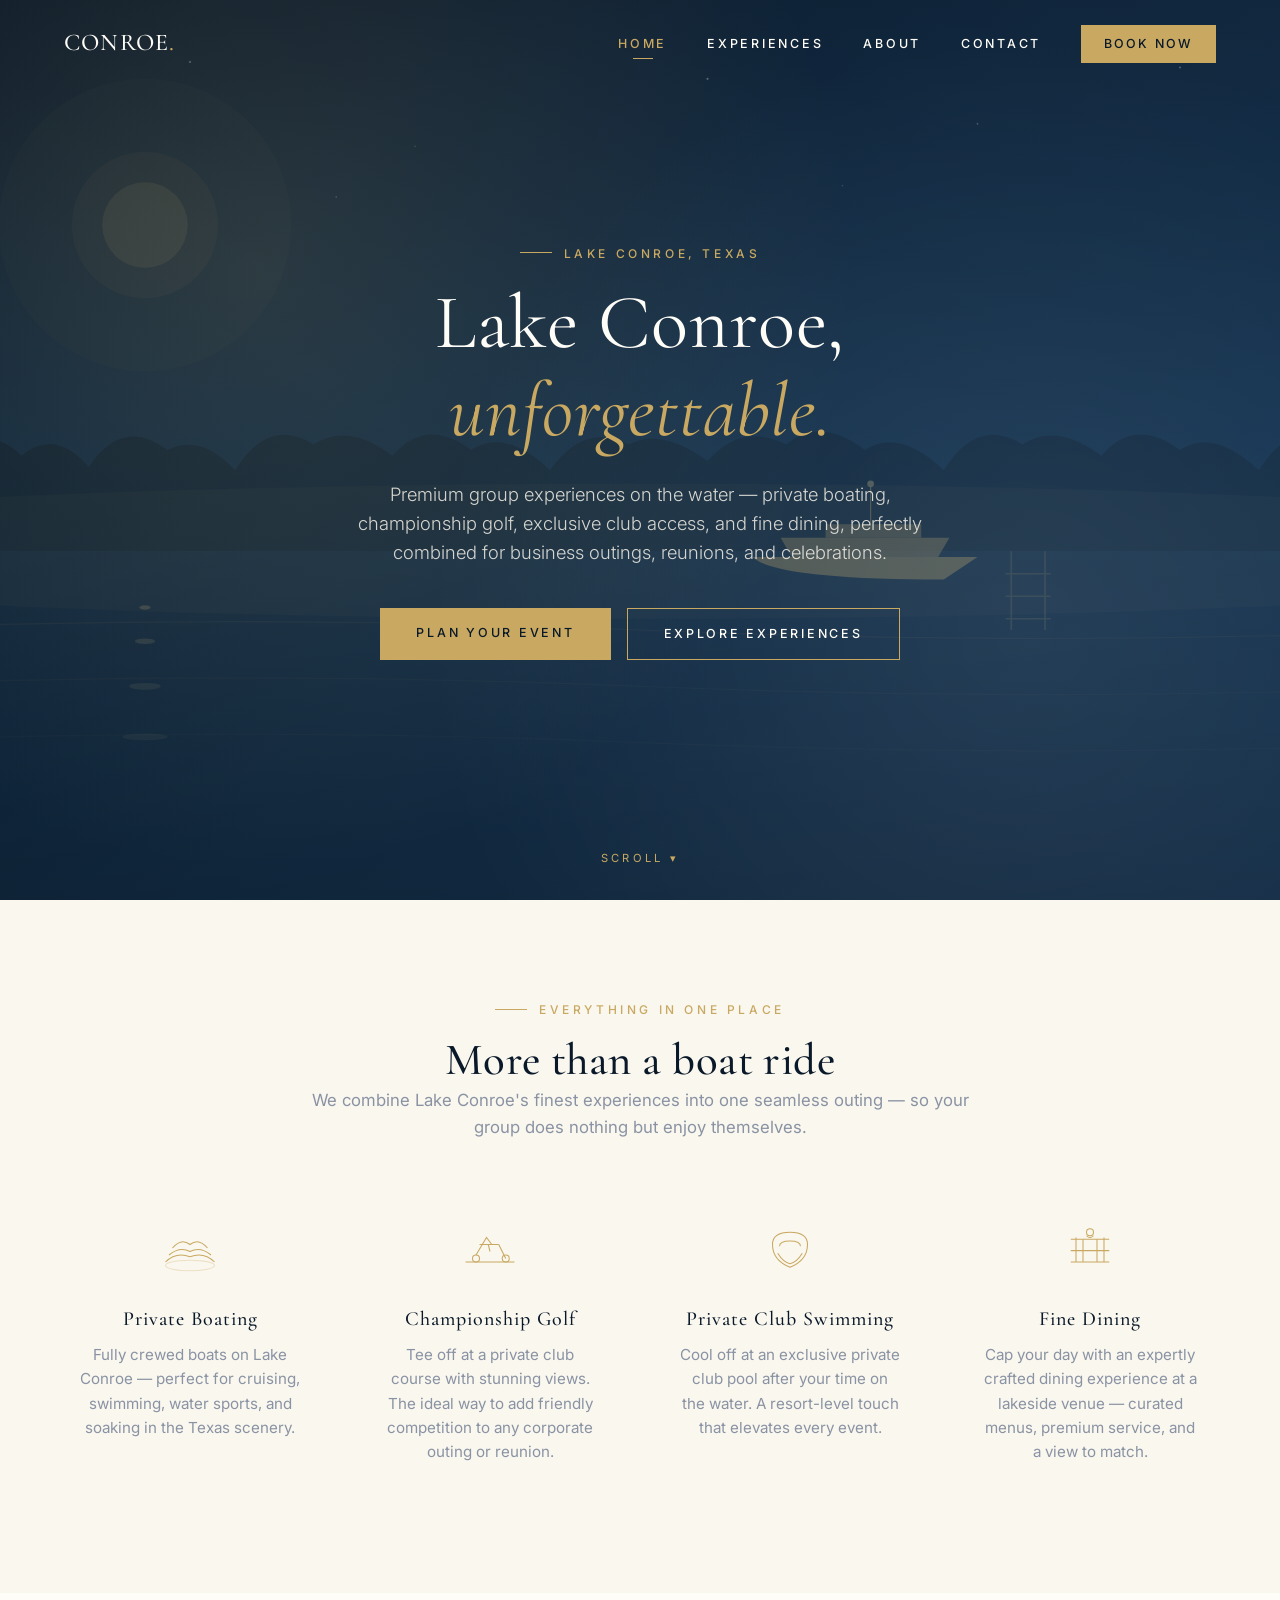
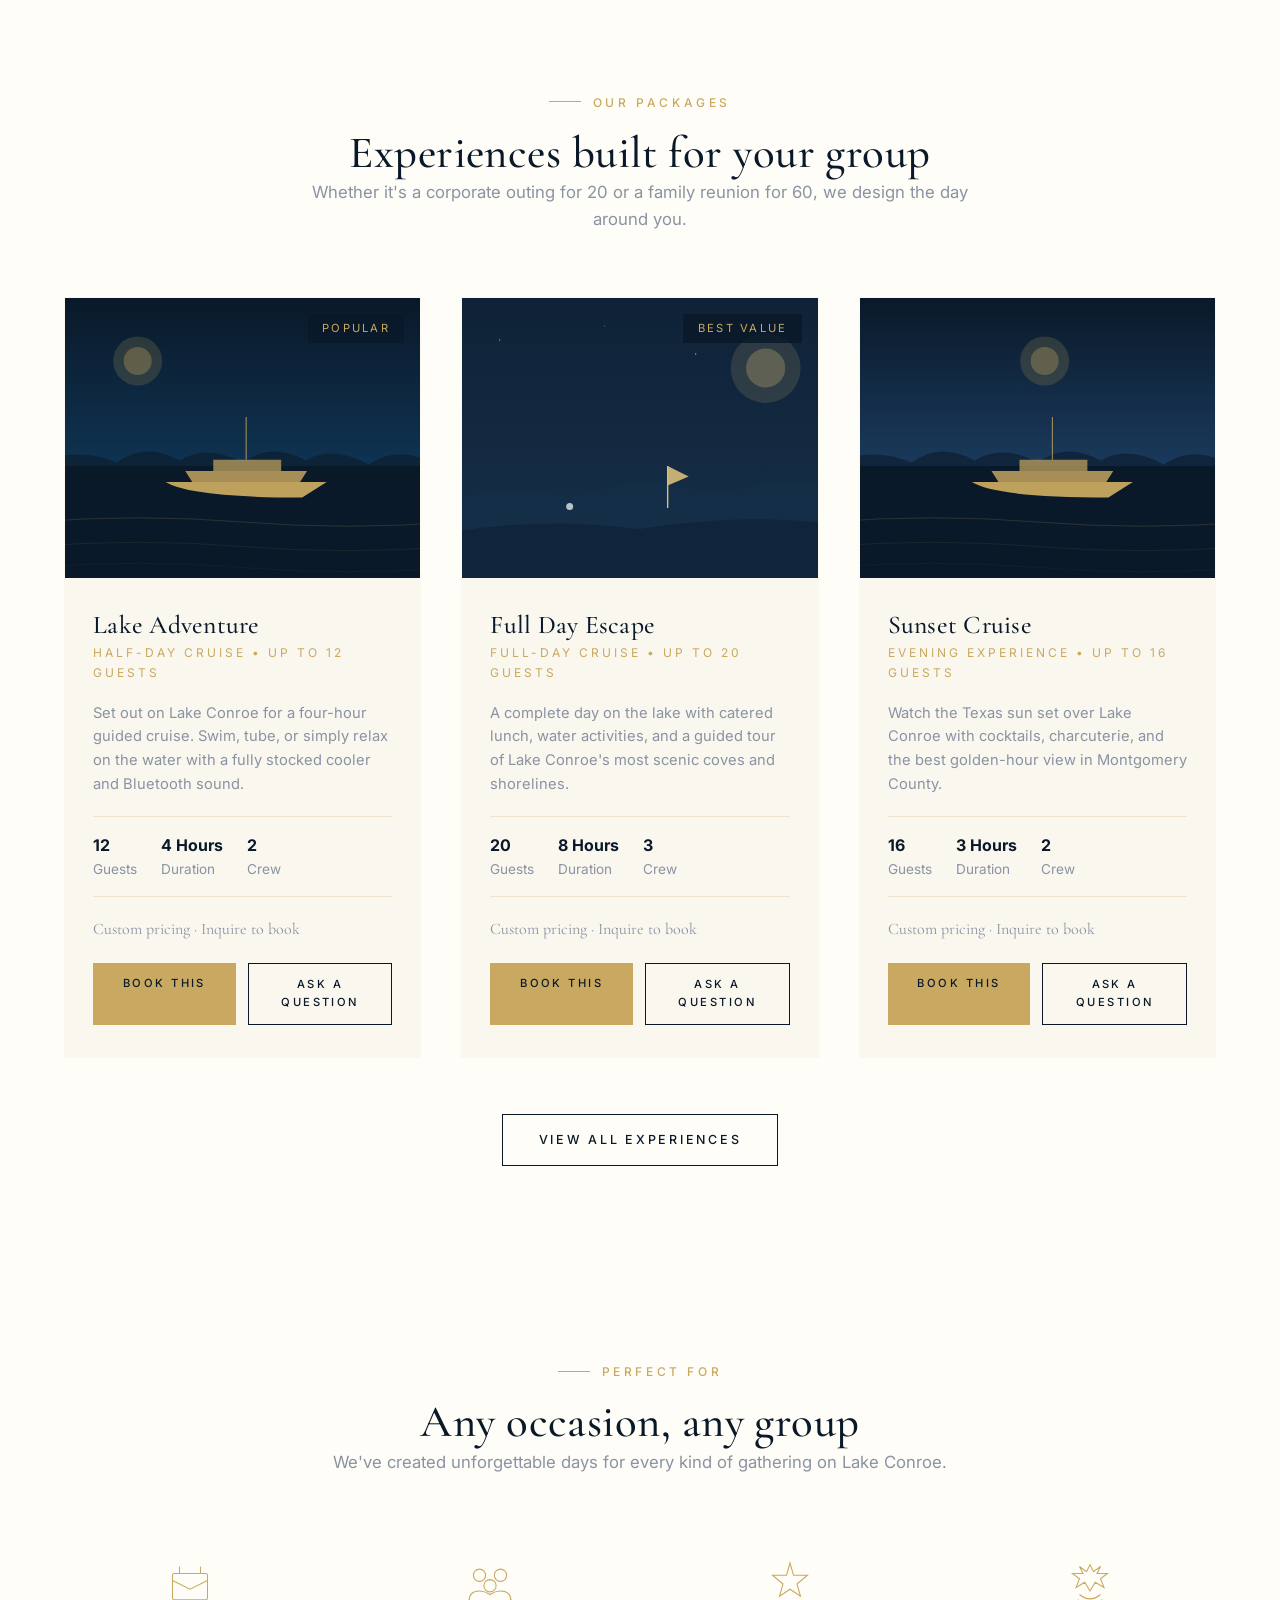
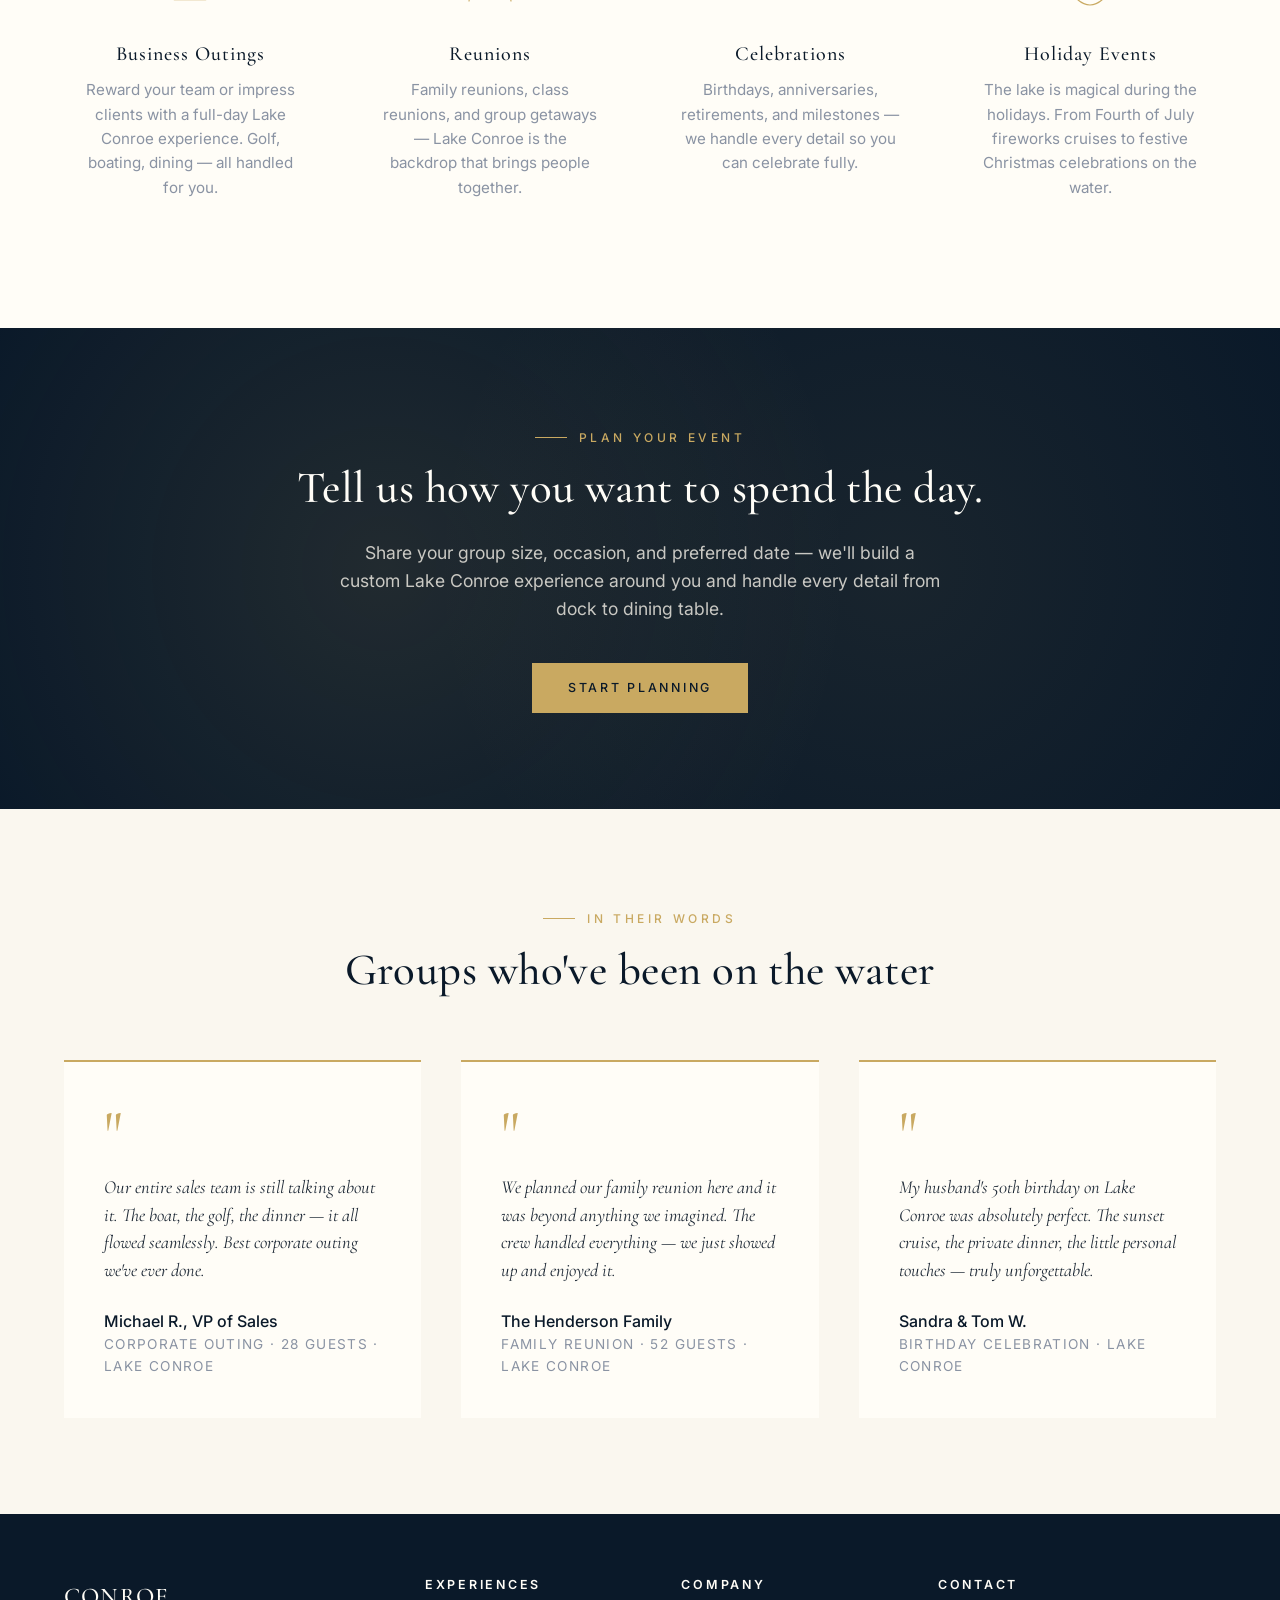
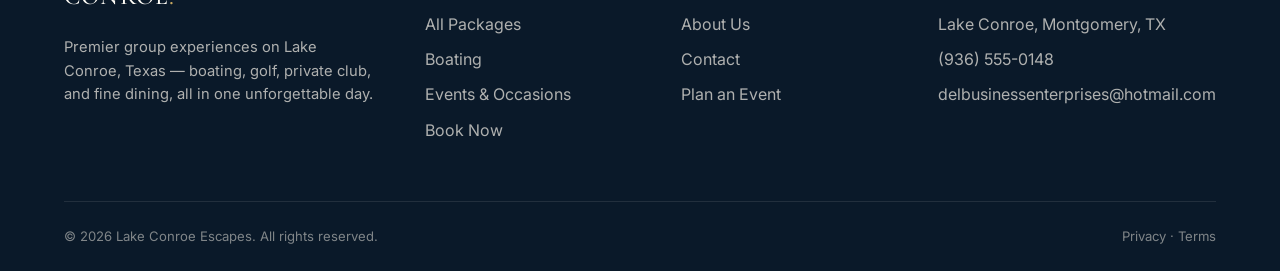
<file: index.html>
<!DOCTYPE html>
<html lang="en">
<head>
  <meta charset="UTF-8">
  <meta name="viewport" content="width=device-width, initial-scale=1.0">
  <title>Lake Conroe Escapes — Premier Lake Experiences in Texas</title>
  <meta name="description" content="Business outings, reunions, celebrations, and holiday events on Lake Conroe. Private boating, championship golf, private club swimming, and fine dining — all in one unforgettable experience.">
  <link rel="preconnect" href="https://fonts.googleapis.com">
  <link rel="preconnect" href="https://fonts.gstatic.com" crossorigin>
  <link href="https://fonts.googleapis.com/css2?family=Cormorant+Garamond:ital,wght@0,400;0,500;0,600;1,400&family=Inter:wght@300;400;500;600&display=swap" rel="stylesheet">
  <link rel="stylesheet" href="styles.css">
</head>
<body>

  <!-- Navigation -->
  <nav class="nav">
    <div class="nav-inner">
      <a href="index.html" class="logo">CONROE<span class="gold">.</span></a>
      <button class="nav-toggle" aria-label="Menu">☰</button>
      <ul class="nav-links">
        <li><a href="index.html" class="active">Home</a></li>
        <li><a href="fleet.html">Experiences</a></li>
        <li><a href="about.html">About</a></li>
        <li><a href="contact.html">Contact</a></li>
        <li><a href="booking.html" class="nav-cta">Book Now</a></li>
      </ul>
    </div>
  </nav>

  <!-- Hero -->
  <header class="hero">
    <div class="hero-bg">
      <svg viewBox="0 0 1440 800" xmlns="http://www.w3.org/2000/svg" preserveAspectRatio="xMidYMid slice">
        <defs>
          <linearGradient id="hero-sky" x1="0" y1="0" x2="0" y2="1">
            <stop offset="0" stop-color="#0a1929"/>
            <stop offset="0.55" stop-color="#0f3352"/>
            <stop offset="1" stop-color="#0d2a44"/>
          </linearGradient>
          <linearGradient id="hero-water" x1="0" y1="0" x2="0" y2="1">
            <stop offset="0" stop-color="#0d2a44"/>
            <stop offset="1" stop-color="#071622"/>
          </linearGradient>
        </defs>
        <rect width="1440" height="800" fill="url(#hero-sky)"/>
        <!-- Stars -->
        <circle cx="150" cy="80" r="0.9" fill="#fff" opacity="0.6"/>
        <circle cx="320" cy="55" r="1.1" fill="#fff" opacity="0.5"/>
        <circle cx="520" cy="130" r="0.7" fill="#fff" opacity="0.4"/>
        <circle cx="780" cy="70" r="1" fill="#fff" opacity="0.7"/>
        <circle cx="1020" cy="110" r="0.8" fill="#fff" opacity="0.5"/>
        <circle cx="1200" cy="60" r="0.9" fill="#fff" opacity="0.6"/>
        <circle cx="1380" cy="140" r="0.7" fill="#fff" opacity="0.4"/>
        <circle cx="90" cy="200" r="0.6" fill="#fff" opacity="0.3"/>
        <circle cx="450" cy="175" r="0.8" fill="#fff" opacity="0.4"/>
        <circle cx="900" cy="165" r="0.7" fill="#fff" opacity="0.35"/>
        <!-- Moon glow -->
        <circle cx="280" cy="200" r="130" fill="#c9a961" opacity="0.05"/>
        <circle cx="280" cy="200" r="65" fill="#c9a961" opacity="0.10"/>
        <circle cx="280" cy="200" r="38" fill="#d9bd7a" opacity="0.22"/>
        <!-- Texas treeline silhouette -->
        <path d="M0 430 Q30 400 60 420 Q80 390 110 410 Q140 375 170 405 Q200 380 230 415 Q260 370 300 400 Q330 385 360 418 Q390 370 430 395 Q460 375 500 405 Q530 370 570 400 Q600 380 640 418 Q670 375 710 395 Q740 380 780 410 Q810 375 850 395 Q880 370 920 400 Q950 380 990 418 Q1020 370 1060 395 Q1090 375 1130 405 Q1160 370 1200 400 Q1230 380 1270 418 Q1300 370 1340 395 Q1380 380 1440 410 L1440 490 L0 490 Z" fill="#071622" opacity="0.7"/>
        <!-- Water surface -->
        <rect y="490" width="1440" height="310" fill="url(#hero-water)"/>
        <!-- Horizon glow -->
        <ellipse cx="720" cy="490" rx="960" ry="60" fill="#c9a961" opacity="0.07"/>
        <!-- Moon reflection on water -->
        <ellipse cx="280" cy="540" rx="5" ry="2" fill="#d9bd7a" opacity="0.45"/>
        <ellipse cx="280" cy="570" rx="9" ry="2.5" fill="#d9bd7a" opacity="0.3"/>
        <ellipse cx="280" cy="610" rx="14" ry="3" fill="#d9bd7a" opacity="0.2"/>
        <ellipse cx="280" cy="655" rx="20" ry="3" fill="#d9bd7a" opacity="0.13"/>
        <!-- Boat on water -->
        <g transform="translate(820, 460)" opacity="0.75">
          <!-- hull -->
          <path d="M0 35 Q20 55 170 55 L200 35 Z" fill="#c9a961"/>
          <!-- cabin -->
          <path d="M25 18 L175 18 L165 35 L35 35 Z" fill="#c9a961" opacity="0.82"/>
          <path d="M65 6 L150 6 L150 18 L65 18 Z" fill="#c9a961" opacity="0.7"/>
          <!-- mast light -->
          <line x1="105" y1="6" x2="105" y2="-28" stroke="#c9a961" stroke-width="1"/>
          <circle cx="105" cy="-30" r="3" fill="#d9bd7a" opacity="0.9"/>
        </g>
        <!-- Dock -->
        <path d="M1050 490 L1050 560 M1080 490 L1080 560 M1045 510 L1085 510 M1045 530 L1085 530 M1045 550 L1085 550" stroke="#c9a961" stroke-width="1.5" opacity="0.3"/>
        <!-- Gentle wave lines -->
        <path d="M0 560 Q360 545 720 560 T1440 560" stroke="rgba(201,169,97,0.12)" stroke-width="1" fill="none"/>
        <path d="M0 610 Q360 595 720 610 T1440 610" stroke="rgba(201,169,97,0.08)" stroke-width="1" fill="none"/>
        <path d="M0 660 Q360 645 720 660 T1440 660" stroke="rgba(201,169,97,0.06)" stroke-width="1" fill="none"/>
      </svg>
    </div>
    <div class="hero-content">
      <span class="eyebrow">Lake Conroe, Texas</span>
      <h1>Lake Conroe, <span class="italic">unforgettable.</span></h1>
      <p class="subtitle">Premium group experiences on the water — private boating, championship golf, exclusive club access, and fine dining, perfectly combined for business outings, reunions, and celebrations.</p>
      <div class="hero-cta">
        <a href="booking.html" class="btn btn-primary">Plan Your Event</a>
        <a href="fleet.html" class="btn btn-outline">Explore Experiences</a>
      </div>
    </div>
    <div class="hero-scroll">Scroll ▾</div>
  </header>

  <!-- Value props -->
  <section class="values">
    <div class="container">
      <div class="section-head reveal">
        <span class="eyebrow">Everything in One Place</span>
        <h2>More than a boat ride</h2>
        <p>We combine Lake Conroe's finest experiences into one seamless outing — so your group does nothing but enjoy themselves.</p>
      </div>
      <div class="values-grid">
        <div class="value reveal">
          <svg class="value-icon" viewBox="0 0 64 64" fill="none" stroke="currentColor" stroke-width="1.2">
            <path d="M8 40 Q20 30 32 36 Q44 30 56 40"/>
            <path d="M4 48 Q16 36 32 42 Q48 36 60 48"/>
            <path d="M12 32 Q22 20 32 28 Q42 20 52 32"/>
            <ellipse cx="32" cy="52" rx="28" ry="6" opacity="0.3"/>
          </svg>
          <h3>Private Boating</h3>
          <p>Fully crewed boats on Lake Conroe — perfect for cruising, swimming, water sports, and soaking in the Texas scenery.</p>
        </div>
        <div class="value reveal">
          <svg class="value-icon" viewBox="0 0 64 64" fill="none" stroke="currentColor" stroke-width="1.2">
            <circle cx="16" cy="44" r="4"/>
            <path d="M16 40 L28 20 L34 28"/>
            <path d="M20 28 L42 28 M42 28 L50 44"/>
            <circle cx="50" cy="44" r="4"/>
            <path d="M4 48 L60 48"/>
            <path d="M30 28 L32 36"/>
          </svg>
          <h3>Championship Golf</h3>
          <p>Tee off at a private club course with stunning views. The ideal way to add friendly competition to any corporate outing or reunion.</p>
        </div>
        <div class="value reveal">
          <svg class="value-icon" viewBox="0 0 64 64" fill="none" stroke="currentColor" stroke-width="1.2">
            <path d="M12 28 Q12 14 32 14 Q52 14 52 28 Q52 46 32 54 Q12 46 12 28 Z"/>
            <path d="M20 30 Q20 24 32 24 Q44 24 44 30"/>
            <path d="M18 38 Q24 48 32 50 Q40 48 46 38"/>
          </svg>
          <h3>Private Club Swimming</h3>
          <p>Cool off at an exclusive private club pool after your time on the water. A resort-level touch that elevates every event.</p>
        </div>
        <div class="value reveal">
          <svg class="value-icon" viewBox="0 0 64 64" fill="none" stroke="currentColor" stroke-width="1.2">
            <path d="M16 20 L16 48 M48 20 L48 48"/>
            <path d="M10 48 L54 48"/>
            <path d="M10 22 L54 22"/>
            <path d="M24 22 L24 48 M40 22 L40 48"/>
            <path d="M10 35 L54 35"/>
            <circle cx="32" cy="14" r="4"/>
            <path d="M28 18 Q32 22 36 18"/>
          </svg>
          <h3>Fine Dining</h3>
          <p>Cap your day with an expertly crafted dining experience at a lakeside venue — curated menus, premium service, and a view to match.</p>
        </div>
      </div>
    </div>
  </section>

  <!-- Featured Experiences -->
  <section class="fleet-preview">
    <div class="container">
      <div class="section-head reveal">
        <span class="eyebrow">Our Packages</span>
        <h2>Experiences built for your group</h2>
        <p>Whether it's a corporate outing for 20 or a family reunion for 60, we design the day around you.</p>
      </div>
      <div class="yacht-grid" id="featured-fleet"></div>
      <div style="text-align: center; margin-top: 3.5rem;" class="reveal">
        <a href="fleet.html" class="btn btn-outline-dark">View all experiences</a>
      </div>
    </div>
  </section>

  <!-- Occasions -->
  <section class="values" style="background: var(--ivory);">
    <div class="container">
      <div class="section-head reveal">
        <span class="eyebrow">Perfect For</span>
        <h2>Any occasion, any group</h2>
        <p>We've created unforgettable days for every kind of gathering on Lake Conroe.</p>
      </div>
      <div class="values-grid">
        <div class="value reveal">
          <svg class="value-icon" viewBox="0 0 64 64" fill="none" stroke="currentColor" stroke-width="1.2">
            <rect x="12" y="20" width="40" height="30" rx="2"/>
            <path d="M12 28 L32 38 L52 28"/>
            <path d="M20 12 L20 20 M44 12 L44 20"/>
          </svg>
          <h3>Business Outings</h3>
          <p>Reward your team or impress clients with a full-day Lake Conroe experience. Golf, boating, dining — all handled for you.</p>
        </div>
        <div class="value reveal">
          <svg class="value-icon" viewBox="0 0 64 64" fill="none" stroke="currentColor" stroke-width="1.2">
            <circle cx="20" cy="22" r="7"/>
            <circle cx="44" cy="22" r="7"/>
            <circle cx="32" cy="34" r="7"/>
            <path d="M8 52 Q8 40 20 40 Q26 40 32 44 Q38 40 44 40 Q56 40 56 52"/>
          </svg>
          <h3>Reunions</h3>
          <p>Family reunions, class reunions, and group getaways — Lake Conroe is the backdrop that brings people together.</p>
        </div>
        <div class="value reveal">
          <svg class="value-icon" viewBox="0 0 64 64" fill="none" stroke="currentColor" stroke-width="1.2">
            <path d="M32 8 L36 22 L52 22 L40 32 L44 46 L32 38 L20 46 L24 32 L12 22 L28 22 Z"/>
          </svg>
          <h3>Celebrations</h3>
          <p>Birthdays, anniversaries, retirements, and milestones — we handle every detail so you can celebrate fully.</p>
        </div>
        <div class="value reveal">
          <svg class="value-icon" viewBox="0 0 64 64" fill="none" stroke="currentColor" stroke-width="1.2">
            <path d="M32 10 L36 18 L44 12 L40 20 L52 20 L44 26 L48 36 L38 30 L32 40 L26 30 L16 36 L20 26 L12 20 L24 20 L20 12 L28 18 Z"/>
            <path d="M20 44 Q32 54 44 44"/>
            <path d="M18 50 Q32 62 46 50"/>
          </svg>
          <h3>Holiday Events</h3>
          <p>The lake is magical during the holidays. From Fourth of July fireworks cruises to festive Christmas celebrations on the water.</p>
        </div>
      </div>
    </div>
  </section>

  <!-- CTA Strip -->
  <section class="experience">
    <div class="container">
      <span class="eyebrow reveal">Plan Your Event</span>
      <h2 class="reveal">Tell us how you want to spend the day.</h2>
      <p class="reveal">Share your group size, occasion, and preferred date — we'll build a custom Lake Conroe experience around you and handle every detail from dock to dining table.</p>
      <a href="booking.html" class="btn btn-primary reveal">Start Planning</a>
    </div>
  </section>

  <!-- Testimonials -->
  <section class="testimonials">
    <div class="container">
      <div class="section-head reveal">
        <span class="eyebrow">In their words</span>
        <h2>Groups who've been on the water</h2>
      </div>
      <div class="testimonial-grid">
        <div class="testimonial reveal">
          <div class="testimonial-quote">"</div>
          <p class="testimonial-text">Our entire sales team is still talking about it. The boat, the golf, the dinner — it all flowed seamlessly. Best corporate outing we've ever done.</p>
          <div class="testimonial-author">Michael R., VP of Sales</div>
          <div class="testimonial-source">Corporate Outing · 28 Guests · Lake Conroe</div>
        </div>
        <div class="testimonial reveal">
          <div class="testimonial-quote">"</div>
          <p class="testimonial-text">We planned our family reunion here and it was beyond anything we imagined. The crew handled everything — we just showed up and enjoyed it.</p>
          <div class="testimonial-author">The Henderson Family</div>
          <div class="testimonial-source">Family Reunion · 52 Guests · Lake Conroe</div>
        </div>
        <div class="testimonial reveal">
          <div class="testimonial-quote">"</div>
          <p class="testimonial-text">My husband's 50th birthday on Lake Conroe was absolutely perfect. The sunset cruise, the private dinner, the little personal touches — truly unforgettable.</p>
          <div class="testimonial-author">Sandra &amp; Tom W.</div>
          <div class="testimonial-source">Birthday Celebration · Lake Conroe</div>
        </div>
      </div>
    </div>
  </section>

  <!-- Footer -->
  <footer>
    <div class="container">
      <div class="footer-grid">
        <div>
          <div class="logo" style="margin-bottom: 1.25rem;">CONROE<span class="gold">.</span></div>
          <p>Premier group experiences on Lake Conroe, Texas — boating, golf, private club, and fine dining, all in one unforgettable day.</p>
        </div>
        <div>
          <h4>Experiences</h4>
          <ul>
            <li><a href="fleet.html">All Packages</a></li>
            <li><a href="fleet.html#boating">Boating</a></li>
            <li><a href="fleet.html#events">Events &amp; Occasions</a></li>
            <li><a href="booking.html">Book Now</a></li>
          </ul>
        </div>
        <div>
          <h4>Company</h4>
          <ul>
            <li><a href="about.html">About Us</a></li>
            <li><a href="contact.html">Contact</a></li>
            <li><a href="booking.html">Plan an Event</a></li>
          </ul>
        </div>
        <div>
          <h4>Contact</h4>
          <ul>
            <li>Lake Conroe, Montgomery, TX</li>
            <li>(936) 555-0148</li>
            <li>delbusinessenterprises@hotmail.com</li>
          </ul>
        </div>
      </div>
      <div class="footer-bottom">
        <div>© 2026 Lake Conroe Escapes. All rights reserved.</div>
        <div><a href="#">Privacy</a> · <a href="#">Terms</a></div>
      </div>
    </div>
  </footer>

  <script src="script.js"></script>
</body>
</html>
</file>
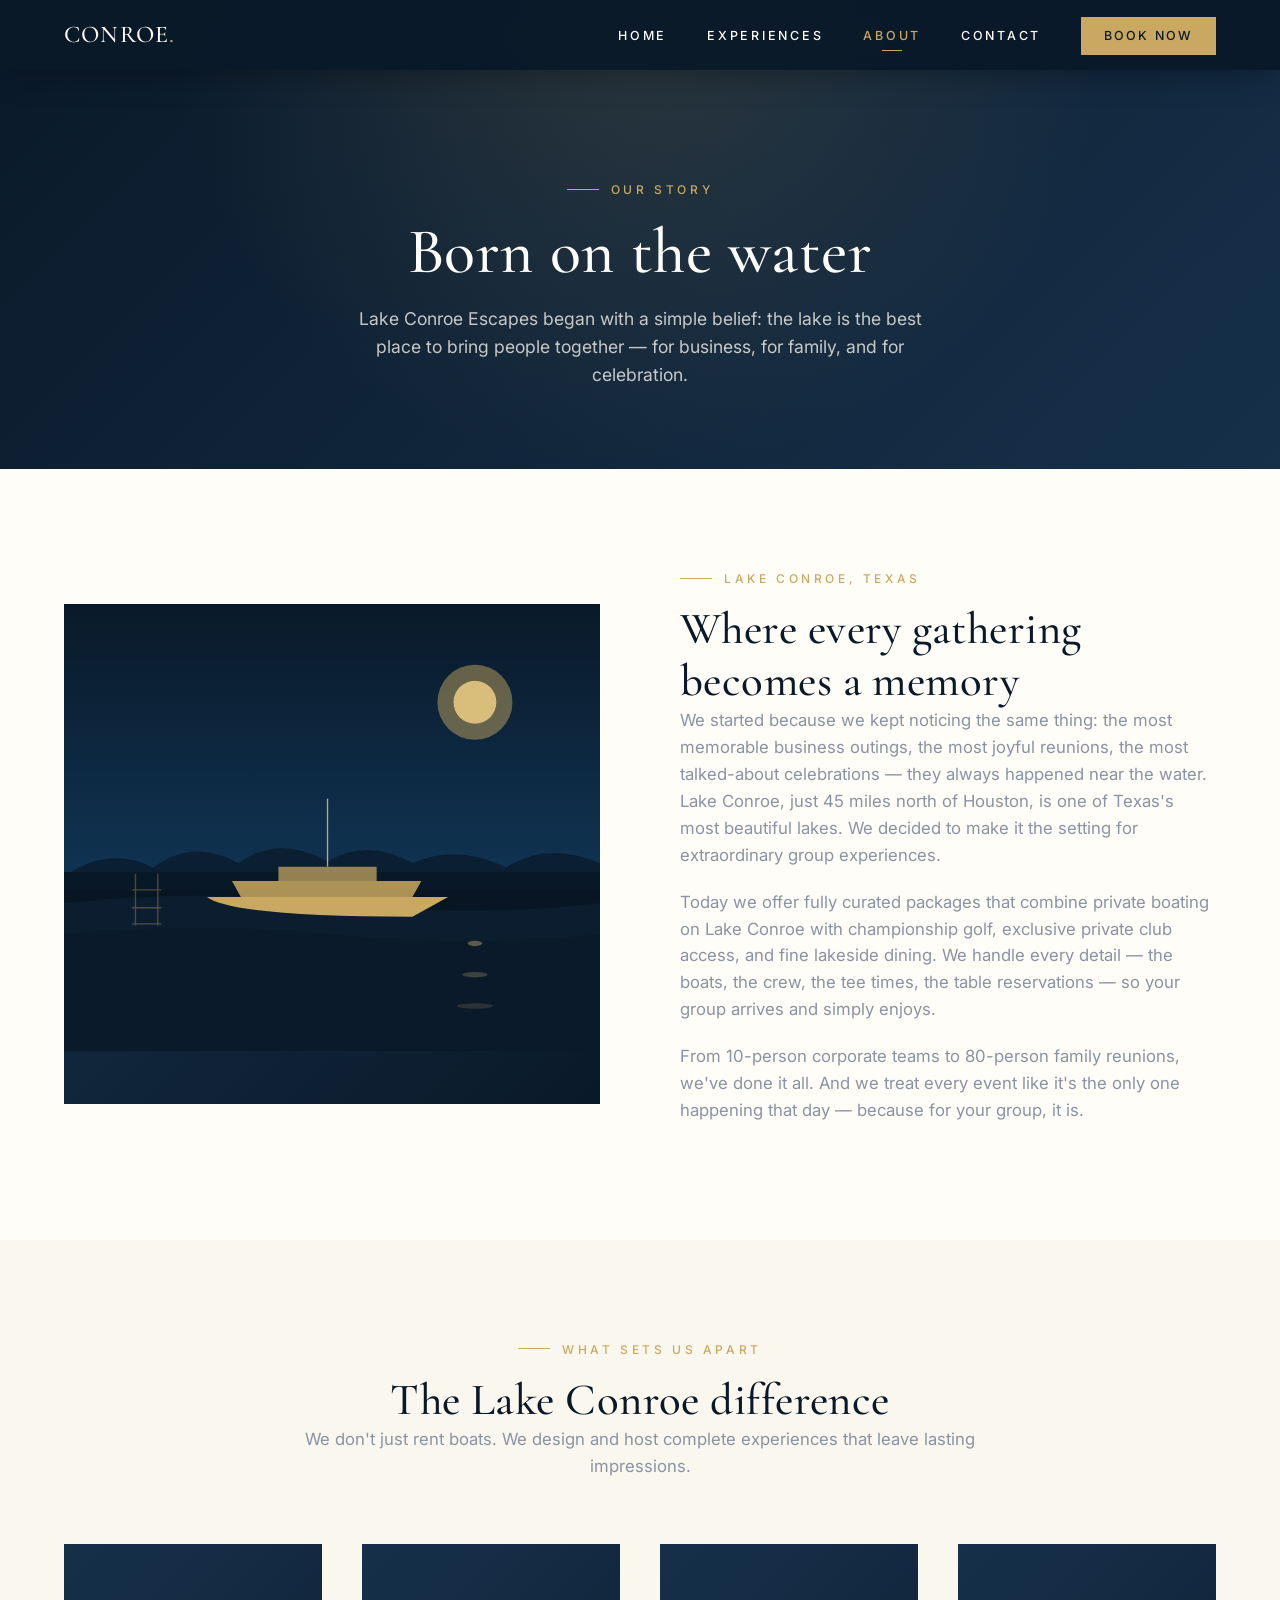
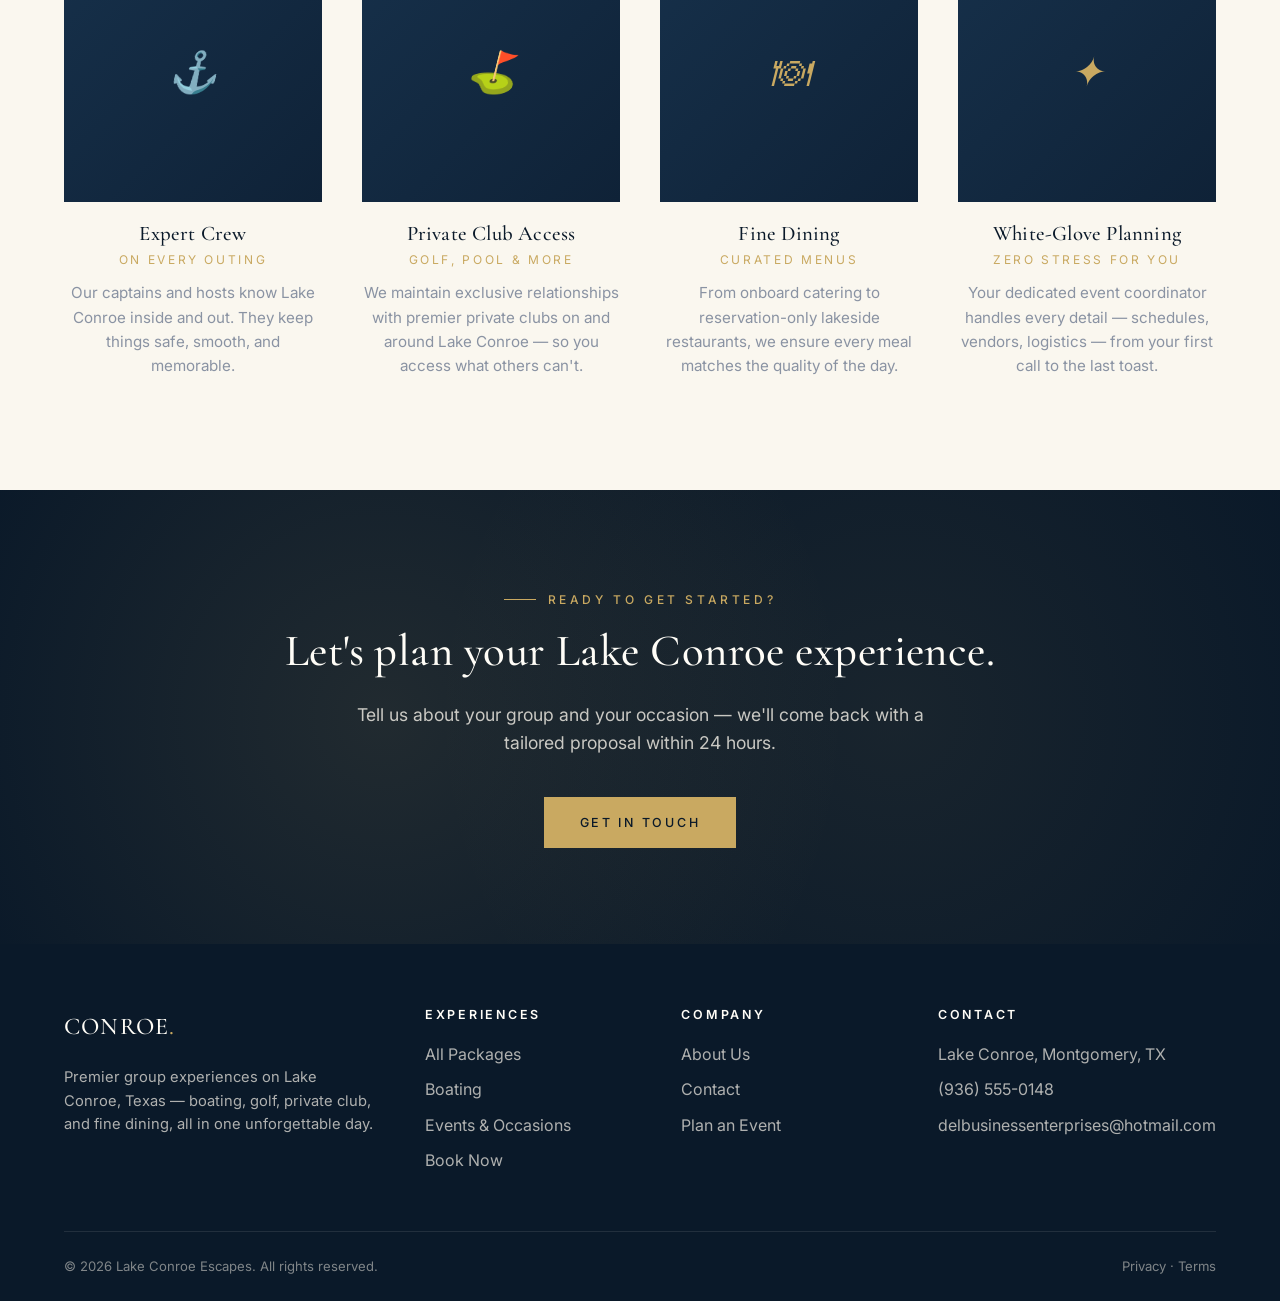
<file: about.html>
<!DOCTYPE html>
<html lang="en">
<head>
  <meta charset="UTF-8">
  <meta name="viewport" content="width=device-width, initial-scale=1.0">
  <title>About Us — Lake Conroe Escapes</title>
  <meta name="description" content="We create unforgettable group experiences on Lake Conroe, Texas — private boating, golf, fine dining, and private club access for businesses, families, and celebrations.">
  <link rel="preconnect" href="https://fonts.googleapis.com">
  <link rel="preconnect" href="https://fonts.gstatic.com" crossorigin>
  <link href="https://fonts.googleapis.com/css2?family=Cormorant+Garamond:ital,wght@0,400;0,500;0,600;1,400&family=Inter:wght@300;400;500;600&display=swap" rel="stylesheet">
  <link rel="stylesheet" href="styles.css">
</head>
<body>

  <nav class="nav solid">
    <div class="nav-inner">
      <a href="index.html" class="logo">CONROE<span class="gold">.</span></a>
      <button class="nav-toggle" aria-label="Menu">☰</button>
      <ul class="nav-links">
        <li><a href="index.html">Home</a></li>
        <li><a href="fleet.html">Experiences</a></li>
        <li><a href="about.html" class="active">About</a></li>
        <li><a href="contact.html">Contact</a></li>
        <li><a href="booking.html" class="nav-cta">Book Now</a></li>
      </ul>
    </div>
  </nav>

  <section class="page-hero">
    <div class="container">
      <span class="eyebrow">Our Story</span>
      <h1>Born on the water</h1>
      <p>Lake Conroe Escapes began with a simple belief: the lake is the best place to bring people together — for business, for family, and for celebration.</p>
    </div>
  </section>

  <section class="about-intro">
    <div class="container">
      <div class="about-grid">
        <div class="reveal">
          <div class="about-image">
            <svg viewBox="0 0 600 500" xmlns="http://www.w3.org/2000/svg" preserveAspectRatio="xMidYMid slice">
              <defs>
                <linearGradient id="ab-sky" x1="0" y1="0" x2="0" y2="1">
                  <stop offset="0" stop-color="#0a1929"/>
                  <stop offset="1" stop-color="#0f3352"/>
                </linearGradient>
              </defs>
              <rect width="600" height="300" fill="url(#ab-sky)"/>
              <rect y="300" width="600" height="200" fill="#071622"/>
              <!-- Moon -->
              <circle cx="460" cy="110" r="42" fill="#c9a961" opacity="0.48"/>
              <circle cx="460" cy="110" r="24" fill="#d9bd7a"/>
              <!-- Texas treeline -->
              <path d="M0 305 Q50 270 100 295 Q145 262 195 290 Q240 258 295 288 Q340 262 390 290 Q440 268 495 295 Q540 265 600 290 L600 320 L0 320 Z" fill="#0a1929" opacity="0.75"/>
              <!-- Water -->
              <path d="M0 335 Q150 318 300 335 T600 335 L600 500 L0 500 Z" fill="#0f2237" opacity="0.6"/>
              <path d="M0 370 Q150 355 300 370 T600 370 L600 500 L0 500 Z" fill="#0a1929" opacity="0.7"/>
              <!-- Boat at dock -->
              <g transform="translate(160, 288)">
                <path d="M0 40 Q30 62 230 62 L270 40 Z" fill="#c9a961"/>
                <path d="M28 22 L240 22 L230 40 L38 40 Z" fill="#c9a961" opacity="0.85"/>
                <path d="M80 6 L190 6 L190 22 L80 22 Z" fill="#c9a961" opacity="0.72"/>
                <line x1="135" y1="6" x2="135" y2="-70" stroke="#c9a961" stroke-width="1.5"/>
              </g>
              <!-- Dock -->
              <path d="M80 302 L80 360 M105 302 L105 360 M76 320 L109 320 M76 340 L109 340 M76 358 L109 358" stroke="#c9a961" stroke-width="1.5" opacity="0.35"/>
              <!-- Moon reflection -->
              <ellipse cx="460" cy="380" rx="8" ry="3" fill="#d9bd7a" opacity="0.4"/>
              <ellipse cx="460" cy="415" rx="14" ry="3" fill="#d9bd7a" opacity="0.25"/>
              <ellipse cx="460" cy="450" rx="20" ry="3" fill="#d9bd7a" opacity="0.15"/>
            </svg>
          </div>
        </div>
        <div class="reveal">
          <span class="eyebrow">Lake Conroe, Texas</span>
          <h2>Where every gathering becomes a memory</h2>
          <p>We started because we kept noticing the same thing: the most memorable business outings, the most joyful reunions, the most talked-about celebrations — they always happened near the water. Lake Conroe, just 45 miles north of Houston, is one of Texas's most beautiful lakes. We decided to make it the setting for extraordinary group experiences.</p>
          <p>Today we offer fully curated packages that combine private boating on Lake Conroe with championship golf, exclusive private club access, and fine lakeside dining. We handle every detail — the boats, the crew, the tee times, the table reservations — so your group arrives and simply enjoys.</p>
          <p>From 10-person corporate teams to 80-person family reunions, we've done it all. And we treat every event like it's the only one happening that day — because for your group, it is.</p>
        </div>
      </div>
    </div>
  </section>

  <!-- What's included -->
  <section class="crew">
    <div class="container">
      <div class="section-head reveal">
        <span class="eyebrow">What sets us apart</span>
        <h2>The Lake Conroe difference</h2>
        <p>We don't just rent boats. We design and host complete experiences that leave lasting impressions.</p>
      </div>
      <div class="crew-grid">
        <div class="crew-member reveal">
          <div class="crew-photo" style="font-size: 2.5rem;">⚓</div>
          <h3>Expert Crew</h3>
          <div class="role">On Every Outing</div>
          <p>Our captains and hosts know Lake Conroe inside and out. They keep things safe, smooth, and memorable.</p>
        </div>
        <div class="crew-member reveal">
          <div class="crew-photo" style="font-size: 2.5rem;">⛳</div>
          <h3>Private Club Access</h3>
          <div class="role">Golf, Pool &amp; More</div>
          <p>We maintain exclusive relationships with premier private clubs on and around Lake Conroe — so you access what others can't.</p>
        </div>
        <div class="crew-member reveal">
          <div class="crew-photo" style="font-size: 2.5rem;">🍽</div>
          <h3>Fine Dining</h3>
          <div class="role">Curated Menus</div>
          <p>From onboard catering to reservation-only lakeside restaurants, we ensure every meal matches the quality of the day.</p>
        </div>
        <div class="crew-member reveal">
          <div class="crew-photo" style="font-size: 2.5rem;">✦</div>
          <h3>White-Glove Planning</h3>
          <div class="role">Zero Stress for You</div>
          <p>Your dedicated event coordinator handles every detail — schedules, vendors, logistics — from your first call to the last toast.</p>
        </div>
      </div>
    </div>
  </section>

  <section class="experience">
    <div class="container">
      <span class="eyebrow">Ready to get started?</span>
      <h2>Let's plan your Lake Conroe experience.</h2>
      <p>Tell us about your group and your occasion — we'll come back with a tailored proposal within 24 hours.</p>
      <a href="contact.html" class="btn btn-primary">Get in Touch</a>
    </div>
  </section>

  <footer>
    <div class="container">
      <div class="footer-grid">
        <div>
          <div class="logo" style="margin-bottom: 1.25rem;">CONROE<span class="gold">.</span></div>
          <p>Premier group experiences on Lake Conroe, Texas — boating, golf, private club, and fine dining, all in one unforgettable day.</p>
        </div>
        <div>
          <h4>Experiences</h4>
          <ul>
            <li><a href="fleet.html">All Packages</a></li>
            <li><a href="fleet.html#boating">Boating</a></li>
            <li><a href="fleet.html#events">Events &amp; Occasions</a></li>
            <li><a href="booking.html">Book Now</a></li>
          </ul>
        </div>
        <div>
          <h4>Company</h4>
          <ul>
            <li><a href="about.html">About Us</a></li>
            <li><a href="contact.html">Contact</a></li>
            <li><a href="booking.html">Plan an Event</a></li>
          </ul>
        </div>
        <div>
          <h4>Contact</h4>
          <ul>
            <li>Lake Conroe, Montgomery, TX</li>
            <li>(936) 555-0148</li>
            <li>delbusinessenterprises@hotmail.com</li>
          </ul>
        </div>
      </div>
      <div class="footer-bottom">
        <div>© 2026 Lake Conroe Escapes. All rights reserved.</div>
        <div><a href="#">Privacy</a> · <a href="#">Terms</a></div>
      </div>
    </div>
  </footer>

  <script src="script.js"></script>
</body>
</html>
</file>
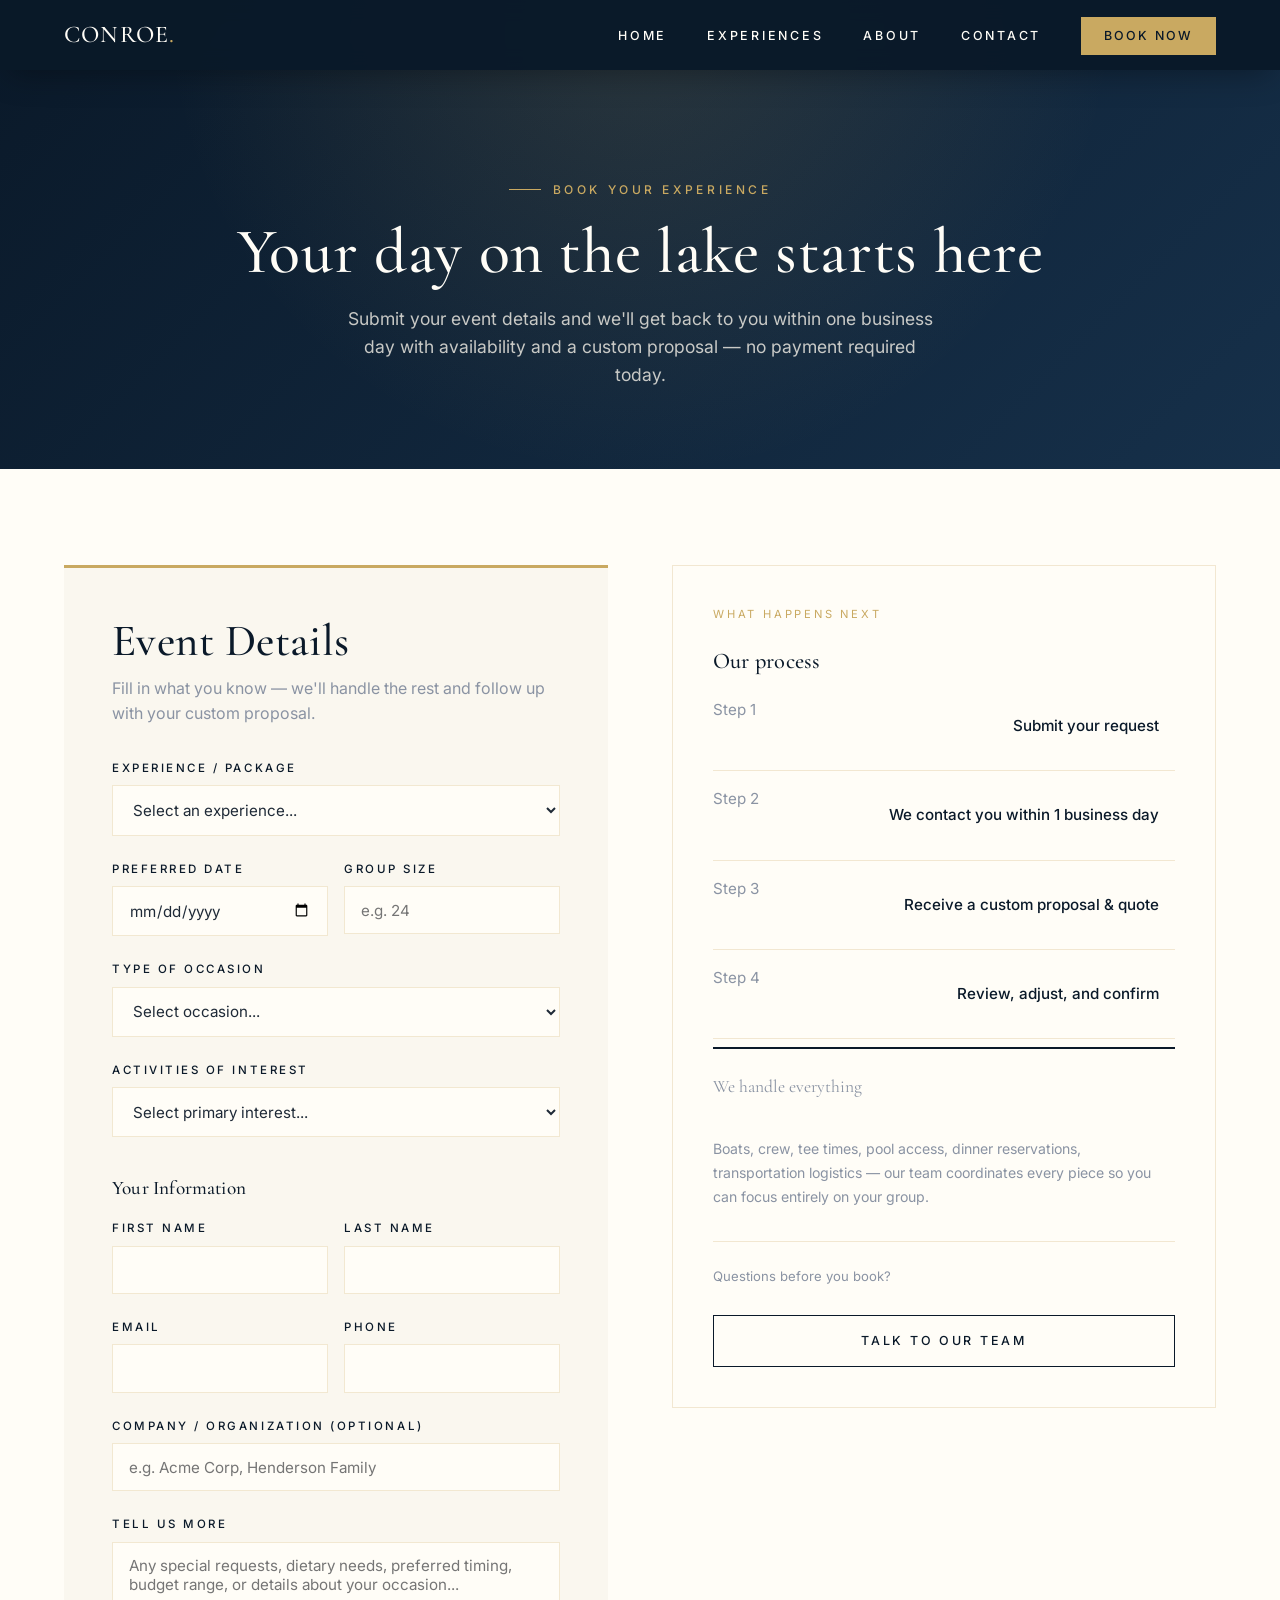
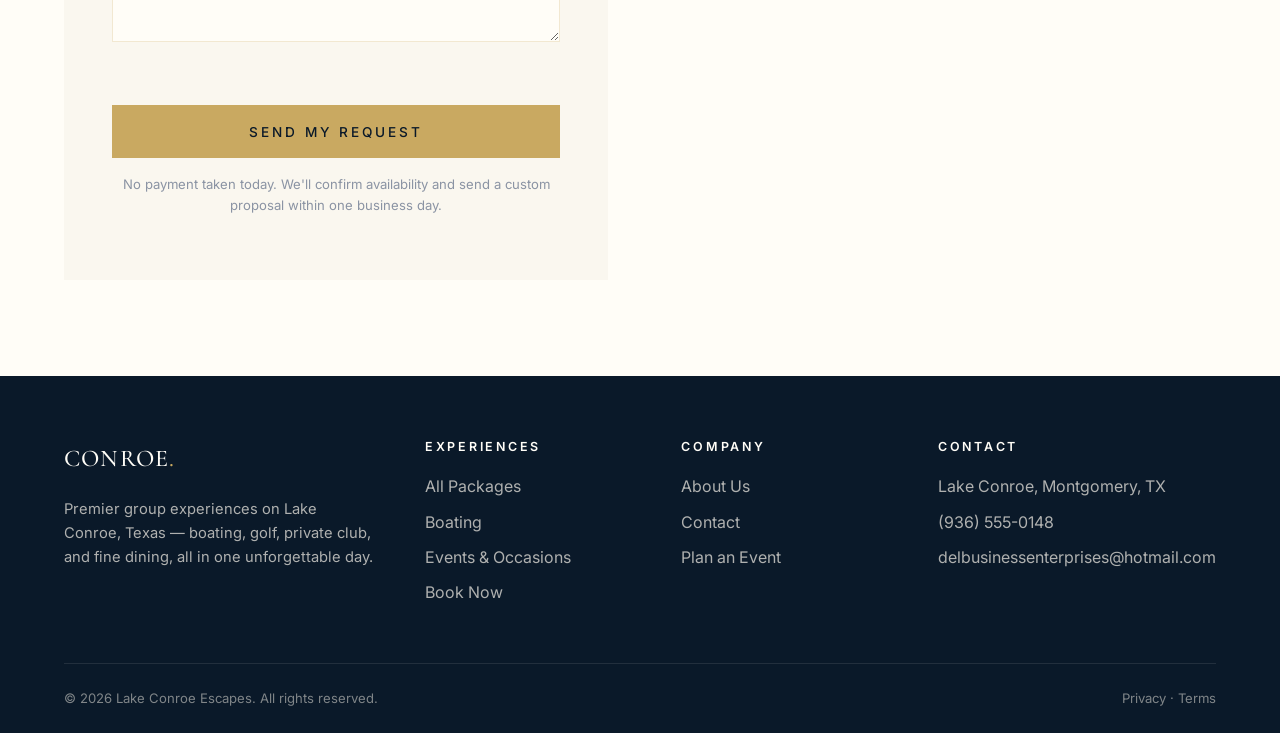
<file: booking.html>
<!DOCTYPE html>
<html lang="en">
<head>
  <meta charset="UTF-8">
  <meta name="viewport" content="width=device-width, initial-scale=1.0">
  <title>Book Your Event — Lake Conroe Escapes</title>
  <meta name="description" content="Book your Lake Conroe group experience — business outings, reunions, celebrations, and holiday events. Private boating, golf, private club, and fine dining.">
  <link rel="preconnect" href="https://fonts.googleapis.com">
  <link rel="preconnect" href="https://fonts.gstatic.com" crossorigin>
  <link href="https://fonts.googleapis.com/css2?family=Cormorant+Garamond:ital,wght@0,400;0,500;0,600;1,400&family=Inter:wght@300;400;500;600&display=swap" rel="stylesheet">
  <link rel="stylesheet" href="styles.css">
</head>
<body>

  <nav class="nav solid">
    <div class="nav-inner">
      <a href="index.html" class="logo">CONROE<span class="gold">.</span></a>
      <button class="nav-toggle" aria-label="Menu">☰</button>
      <ul class="nav-links">
        <li><a href="index.html">Home</a></li>
        <li><a href="fleet.html">Experiences</a></li>
        <li><a href="about.html">About</a></li>
        <li><a href="contact.html">Contact</a></li>
        <li><a href="booking.html" class="nav-cta active">Book Now</a></li>
      </ul>
    </div>
  </nav>

  <section class="page-hero">
    <div class="container">
      <span class="eyebrow">Book Your Experience</span>
      <h1>Your day on the lake starts here</h1>
      <p>Submit your event details and we'll get back to you within one business day with availability and a custom proposal — no payment required today.</p>
    </div>
  </section>

  <section class="booking-section">
    <div class="container">
      <div id="booking-form-wrap">
        <div class="booking-grid">

          <!-- Form -->
          <!-- TO RECEIVE EMAILS: replace YOUR_FORMSPREE_ID with your Formspree form ID.
               Sign up at formspree.io, create a form, copy the ID from the endpoint URL. -->
          <form class="booking-form" id="booking-form" action="https://formspree.io/f/YOUR_FORMSPREE_ID" method="POST" novalidate>
            <input type="hidden" name="_subject" value="New Lake Conroe event inquiry">

            <h2 style="margin-bottom: 0.5rem;">Event Details</h2>
            <p style="color: var(--muted); margin-bottom: 2rem;">Fill in what you know — we'll handle the rest and follow up with your custom proposal.</p>

            <div class="form-group">
              <label>Experience / Package</label>
              <select name="experience" required></select>
            </div>

            <div class="form-row">
              <div class="form-group">
                <label>Preferred Date</label>
                <input type="date" name="event_date" required>
              </div>
              <div class="form-group">
                <label>Group Size</label>
                <input type="number" name="guests" min="2" max="200" placeholder="e.g. 24" required>
              </div>
            </div>

            <div class="form-group">
              <label>Type of Occasion</label>
              <select name="occasion" required>
                <option value="">Select occasion...</option>
                <option>Business / Corporate Outing</option>
                <option>Client Entertainment</option>
                <option>Team Building</option>
                <option>Family Reunion</option>
                <option>Class Reunion</option>
                <option>Birthday Celebration</option>
                <option>Anniversary</option>
                <option>Retirement Party</option>
                <option>Holiday Event</option>
                <option>Wedding Party / Bachelor/Bachelorette</option>
                <option>Other Celebration</option>
              </select>
            </div>

            <div class="form-group">
              <label>Activities of Interest</label>
              <select name="activities" required>
                <option value="">Select primary interest...</option>
                <option>Boating Only</option>
                <option>Boating + Fine Dining</option>
                <option>Boating + Golf</option>
                <option>Full Package (Boating, Golf, Pool, Dining)</option>
                <option>Golf + Dining (No Boating)</option>
                <option>Custom — I'll describe below</option>
              </select>
            </div>

            <h3 style="margin: 2.5rem 0 1.25rem; font-size: 1.2rem;">Your Information</h3>

            <div class="form-row">
              <div class="form-group">
                <label>First Name</label>
                <input type="text" name="firstname" required>
              </div>
              <div class="form-group">
                <label>Last Name</label>
                <input type="text" name="lastname" required>
              </div>
            </div>

            <div class="form-row">
              <div class="form-group">
                <label>Email</label>
                <input type="email" name="email" required>
              </div>
              <div class="form-group">
                <label>Phone</label>
                <input type="tel" name="phone" required>
              </div>
            </div>

            <div class="form-group">
              <label>Company / Organization (optional)</label>
              <input type="text" name="company" placeholder="e.g. Acme Corp, Henderson Family">
            </div>

            <div class="form-group">
              <label>Tell Us More</label>
              <textarea name="notes" placeholder="Any special requests, dietary needs, preferred timing, budget range, or details about your occasion..."></textarea>
            </div>

            <button type="submit" class="btn btn-primary booking-submit">Send My Request</button>
            <p style="font-size: 0.82rem; color: var(--muted); margin-top: 1rem; text-align: center;">No payment taken today. We'll confirm availability and send a custom proposal within one business day.</p>
          </form>

          <!-- Summary sidebar -->
          <aside class="booking-summary">
            <span class="summary-eyebrow">What Happens Next</span>
            <h3>Our process</h3>
            <div class="summary-row">
              <span class="label">Step 1</span>
              <span class="value">Submit your request</span>
            </div>
            <div class="summary-row">
              <span class="label">Step 2</span>
              <span class="value">We contact you within 1 business day</span>
            </div>
            <div class="summary-row">
              <span class="label">Step 3</span>
              <span class="value">Receive a custom proposal &amp; quote</span>
            </div>
            <div class="summary-row">
              <span class="label">Step 4</span>
              <span class="value">Review, adjust, and confirm</span>
            </div>
            <div class="summary-row" style="border-bottom: none; padding-top: 1.5rem; margin-top: 0.5rem; border-top: 2px solid var(--navy-900);">
              <span class="label" style="font-family: var(--serif); font-size: 1.1rem;">We handle everything</span>
            </div>
            <p style="font-size: 0.88rem; color: var(--muted); margin-top: 1.25rem; line-height: 1.7;">Boats, crew, tee times, pool access, dinner reservations, transportation logistics — our team coordinates every piece so you can focus entirely on your group.</p>

            <div style="margin-top: 2rem; padding-top: 1.5rem; border-top: 1px solid var(--line);">
              <p style="font-size: 0.82rem; color: var(--muted);">Questions before you book?</p>
              <a href="contact.html" class="btn btn-outline-dark" style="margin-top: 0.75rem; display: inline-block; width: 100%; text-align: center;">Talk to our team</a>
            </div>
          </aside>
        </div>
      </div>

      <!-- Confirmation -->
      <div class="confirmation" id="confirmation">
        <div class="check">✓</div>
        <span class="eyebrow">Request Received</span>
        <h2>We're on it.</h2>
        <p style="color: var(--muted); max-width: 500px; margin: 1rem auto;">Our team will reach out within one business day with availability and a custom proposal tailored to your group and occasion.</p>
        <div class="ref">Reference: <span id="confirm-ref"></span></div>
        <div style="margin-top: 2rem;">
          <a href="index.html" class="btn btn-outline-dark">Return Home</a>
        </div>
      </div>
    </div>
  </section>

  <footer>
    <div class="container">
      <div class="footer-grid">
        <div>
          <div class="logo" style="margin-bottom: 1.25rem;">CONROE<span class="gold">.</span></div>
          <p>Premier group experiences on Lake Conroe, Texas — boating, golf, private club, and fine dining, all in one unforgettable day.</p>
        </div>
        <div>
          <h4>Experiences</h4>
          <ul>
            <li><a href="fleet.html">All Packages</a></li>
            <li><a href="fleet.html#boating">Boating</a></li>
            <li><a href="fleet.html#events">Events &amp; Occasions</a></li>
            <li><a href="booking.html">Book Now</a></li>
          </ul>
        </div>
        <div>
          <h4>Company</h4>
          <ul>
            <li><a href="about.html">About Us</a></li>
            <li><a href="contact.html">Contact</a></li>
            <li><a href="booking.html">Plan an Event</a></li>
          </ul>
        </div>
        <div>
          <h4>Contact</h4>
          <ul>
            <li>Lake Conroe, Montgomery, TX</li>
            <li>(936) 555-0148</li>
            <li>delbusinessenterprises@hotmail.com</li>
          </ul>
        </div>
      </div>
      <div class="footer-bottom">
        <div>© 2026 Lake Conroe Escapes. All rights reserved.</div>
        <div><a href="#">Privacy</a> · <a href="#">Terms</a></div>
      </div>
    </div>
  </footer>

  <script src="script.js"></script>
</body>
</html>
</file>
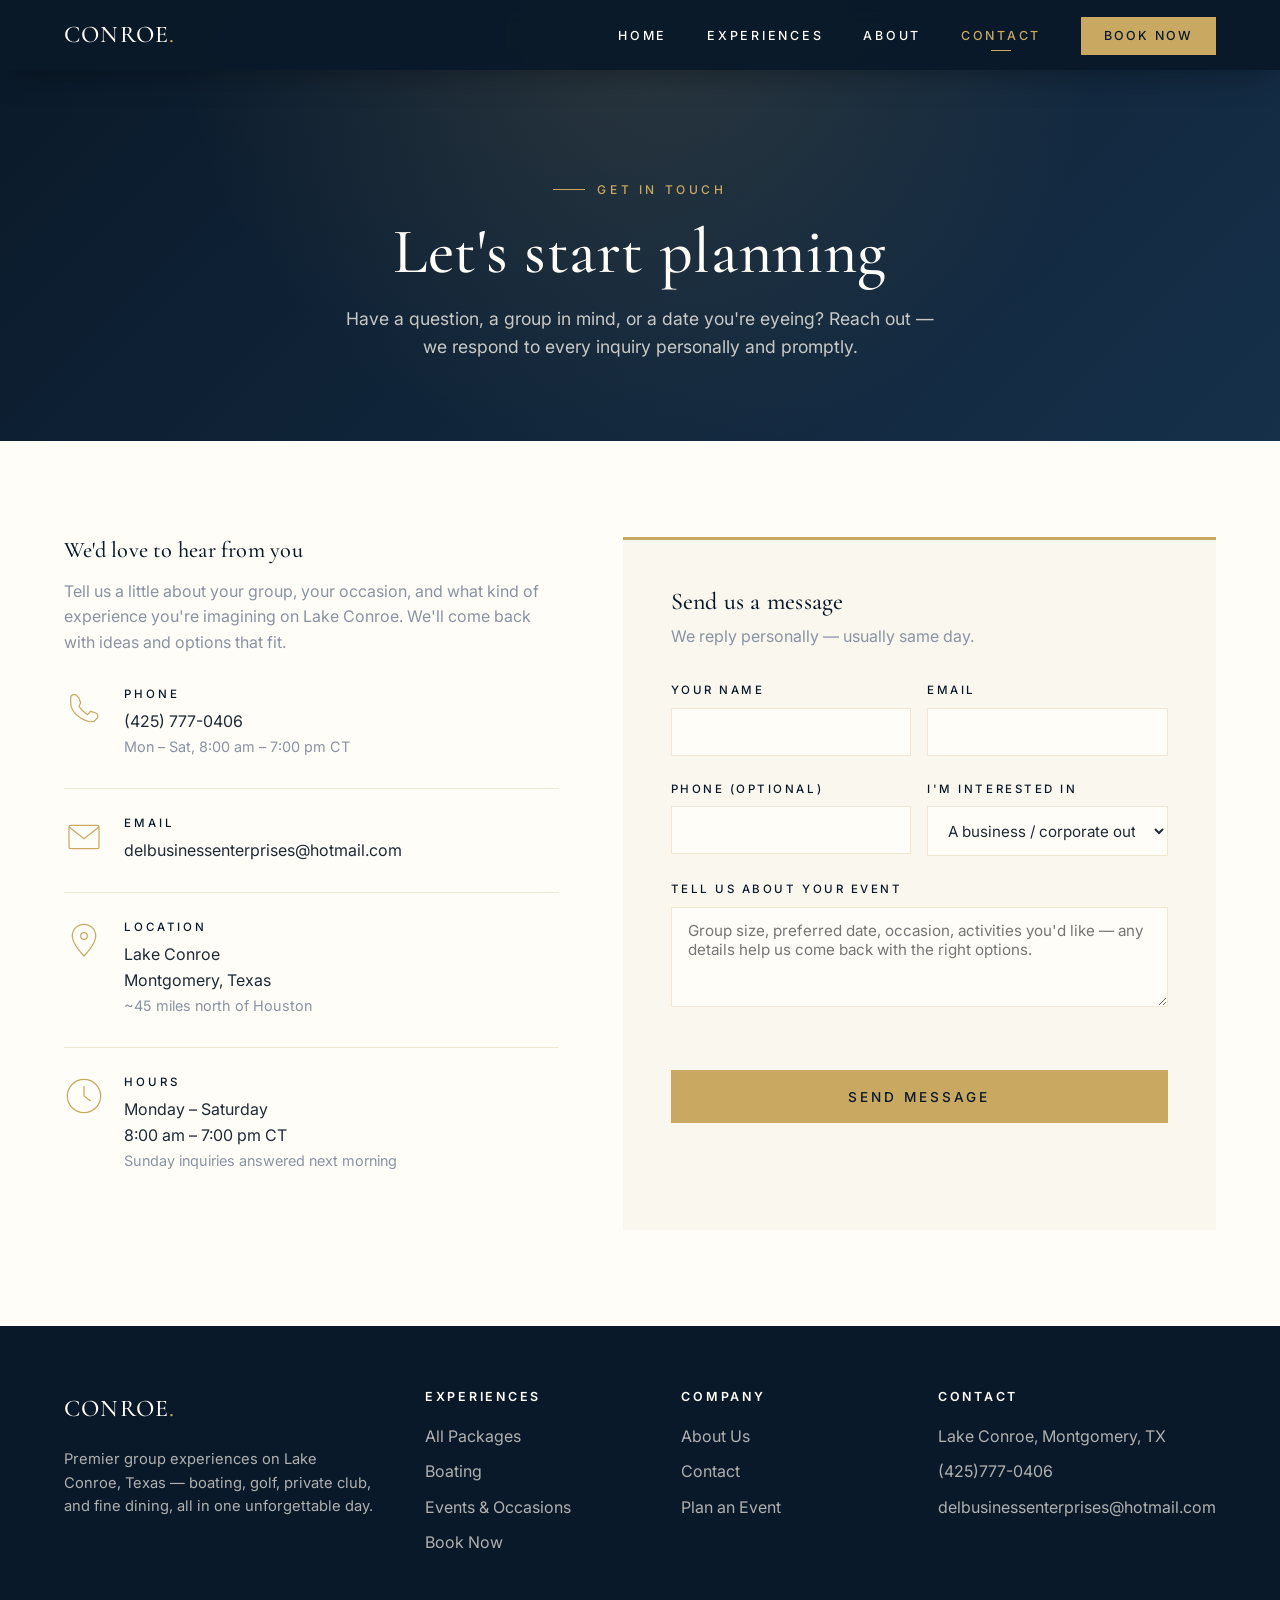
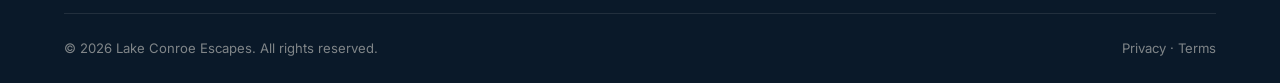
<file: contact.html>
<!DOCTYPE html>
<html lang="en">
<head>
  <meta charset="UTF-8">
  <meta name="viewport" content="width=device-width, initial-scale=1.0">
  <title>Contact — Lake Conroe Escapes</title>
  <meta name="description" content="Contact Lake Conroe Escapes to plan your next group outing, reunion, celebration, or corporate event on Lake Conroe, Texas.">
  <link rel="preconnect" href="https://fonts.googleapis.com">
  <link rel="preconnect" href="https://fonts.gstatic.com" crossorigin>
  <link href="https://fonts.googleapis.com/css2?family=Cormorant+Garamond:ital,wght@0,400;0,500;0,600;1,400&family=Inter:wght@300;400;500;600&display=swap" rel="stylesheet">
  <link rel="stylesheet" href="styles.css">
</head>
<body>

  <nav class="nav solid">
    <div class="nav-inner">
      <a href="index.html" class="logo">CONROE<span class="gold">.</span></a>
      <button class="nav-toggle" aria-label="Menu">☰</button>
      <ul class="nav-links">
        <li><a href="index.html">Home</a></li>
        <li><a href="fleet.html">Experiences</a></li>
        <li><a href="about.html">About</a></li>
        <li><a href="contact.html" class="active">Contact</a></li>
        <li><a href="booking.html" class="nav-cta">Book Now</a></li>
      </ul>
    </div>
  </nav>

  <section class="page-hero">
    <div class="container">
      <span class="eyebrow">Get in Touch</span>
      <h1>Let's start planning</h1>
      <p>Have a question, a group in mind, or a date you're eyeing? Reach out — we respond to every inquiry personally and promptly.</p>
    </div>
  </section>

  <section class="booking-section">
    <div class="container">
      <div class="contact-grid">
        <div class="contact-info reveal">
          <h3>We'd love to hear from you</h3>
          <p>Tell us a little about your group, your occasion, and what kind of experience you're imagining on Lake Conroe. We'll come back with ideas and options that fit.</p>

          <div class="contact-detail">
            <svg class="contact-icon" viewBox="0 0 48 48" fill="none" stroke="currentColor" stroke-width="1.5">
              <path d="M12 8 Q8 8 8 12 L8 18 Q8 28 20 36 Q30 42 36 40 L40 36 Q42 32 38 30 L32 28 L28 32 Q22 28 18 22 L20 18 L18 12 L14 8 Z"/>
            </svg>
            <div>
              <h4>Phone</h4>
              <p>(425) 777-0406<br><span style="font-size:0.9rem; color: var(--muted);">Mon – Sat, 8:00 am – 7:00 pm CT</span></p>
            </div>
          </div>

          <div class="contact-detail">
            <svg class="contact-icon" viewBox="0 0 48 48" fill="none" stroke="currentColor" stroke-width="1.5">
              <rect x="6" y="10" width="36" height="28" rx="2"/>
              <path d="M6 12 L24 26 L42 12"/>
            </svg>
            <div>
              <h4>Email</h4>
              <p>delbusinessenterprises@hotmail.com</p>
            </div>
          </div>

          <div class="contact-detail">
            <svg class="contact-icon" viewBox="0 0 48 48" fill="none" stroke="currentColor" stroke-width="1.5">
              <path d="M24 4 C16 4 10 10 10 18 C10 28 24 42 24 42 C24 42 38 28 38 18 C38 10 32 4 24 4 Z"/>
              <circle cx="24" cy="18" r="4"/>
            </svg>
            <div>
              <h4>Location</h4>
              <p>Lake Conroe<br>Montgomery, Texas<br><span style="font-size:0.9rem; color: var(--muted);">~45 miles north of Houston</span></p>
            </div>
          </div>

          <div class="contact-detail" style="border-bottom: none;">
            <svg class="contact-icon" viewBox="0 0 48 48" fill="none" stroke="currentColor" stroke-width="1.5">
              <circle cx="24" cy="24" r="20"/>
              <path d="M24 12 L24 24 L32 30"/>
            </svg>
            <div>
              <h4>Hours</h4>
              <p>Monday – Saturday<br>8:00 am – 7:00 pm CT<br><span style="font-size:0.9rem; color: var(--muted);">Sunday inquiries answered next morning</span></p>
            </div>
          </div>
        </div>

        <!-- TO RECEIVE EMAILS: replace YOUR_FORMSPREE_ID with your Formspree form ID. -->
        <form class="booking-form" id="contact-form" action="https://formspree.io/f/YOUR_FORMSPREE_ID" method="POST" novalidate>
          <input type="hidden" name="_subject" value="New Lake Conroe contact inquiry">
          <h3 style="margin-bottom: 0.5rem; font-size: 1.5rem;">Send us a message</h3>
          <p style="color: var(--muted); margin-bottom: 2rem;">We reply personally — usually same day.</p>

          <div class="form-row">
            <div class="form-group">
              <label>Your Name</label>
              <input type="text" name="name" required>
            </div>
            <div class="form-group">
              <label>Email</label>
              <input type="email" name="email" required>
            </div>
          </div>

          <div class="form-row">
            <div class="form-group">
              <label>Phone (optional)</label>
              <input type="tel" name="phone">
            </div>
            <div class="form-group">
              <label>I'm Interested In</label>
              <select name="interest">
                <option>A business / corporate outing</option>
                <option>A family or group reunion</option>
                <option>A birthday or celebration</option>
                <option>A holiday event</option>
                <option>Private boating only</option>
                <option>Golf &amp; dining package</option>
                <option>Full experience package</option>
                <option>General question</option>
              </select>
            </div>
          </div>

          <div class="form-group">
            <label>Tell us about your event</label>
            <textarea name="message" placeholder="Group size, preferred date, occasion, activities you'd like — any details help us come back with the right options." required></textarea>
          </div>

          <button type="submit" class="btn btn-primary booking-submit">Send Message</button>

          <div id="contact-success" style="display:none; margin-top: 1.5rem; padding: 1.25rem; background: var(--ivory); border-top: 2px solid var(--gold); text-align: center;">
            <strong style="color: var(--navy-900);">Thank you!</strong>
            <p style="color: var(--muted); margin: 0.5rem 0 0; font-size: 0.95rem;">Your message is on its way. We'll reply personally, usually the same day.</p>
          </div>
        </form>
      </div>
    </div>
  </section>

  <footer>
    <div class="container">
      <div class="footer-grid">
        <div>
          <div class="logo" style="margin-bottom: 1.25rem;">CONROE<span class="gold">.</span></div>
          <p>Premier group experiences on Lake Conroe, Texas — boating, golf, private club, and fine dining, all in one unforgettable day.</p>
        </div>
        <div>
          <h4>Experiences</h4>
          <ul>
            <li><a href="fleet.html">All Packages</a></li>
            <li><a href="fleet.html#boating">Boating</a></li>
            <li><a href="fleet.html#events">Events &amp; Occasions</a></li>
            <li><a href="booking.html">Book Now</a></li>
          </ul>
        </div>
        <div>
          <h4>Company</h4>
          <ul>
            <li><a href="about.html">About Us</a></li>
            <li><a href="contact.html">Contact</a></li>
            <li><a href="booking.html">Plan an Event</a></li>
          </ul>
        </div>
        <div>
          <h4>Contact</h4>
          <ul>
            <li>Lake Conroe, Montgomery, TX</li>
            <li>(425)777-0406</li>
            <li>delbusinessenterprises@hotmail.com</li>
          </ul>
        </div>
      </div>
      <div class="footer-bottom">
        <div>© 2026 Lake Conroe Escapes. All rights reserved.</div>
        <div><a href="#">Privacy</a> · <a href="#">Terms</a></div>
      </div>
    </div>
  </footer>

  <script src="script.js"></script>
</body>
</html>
</file>
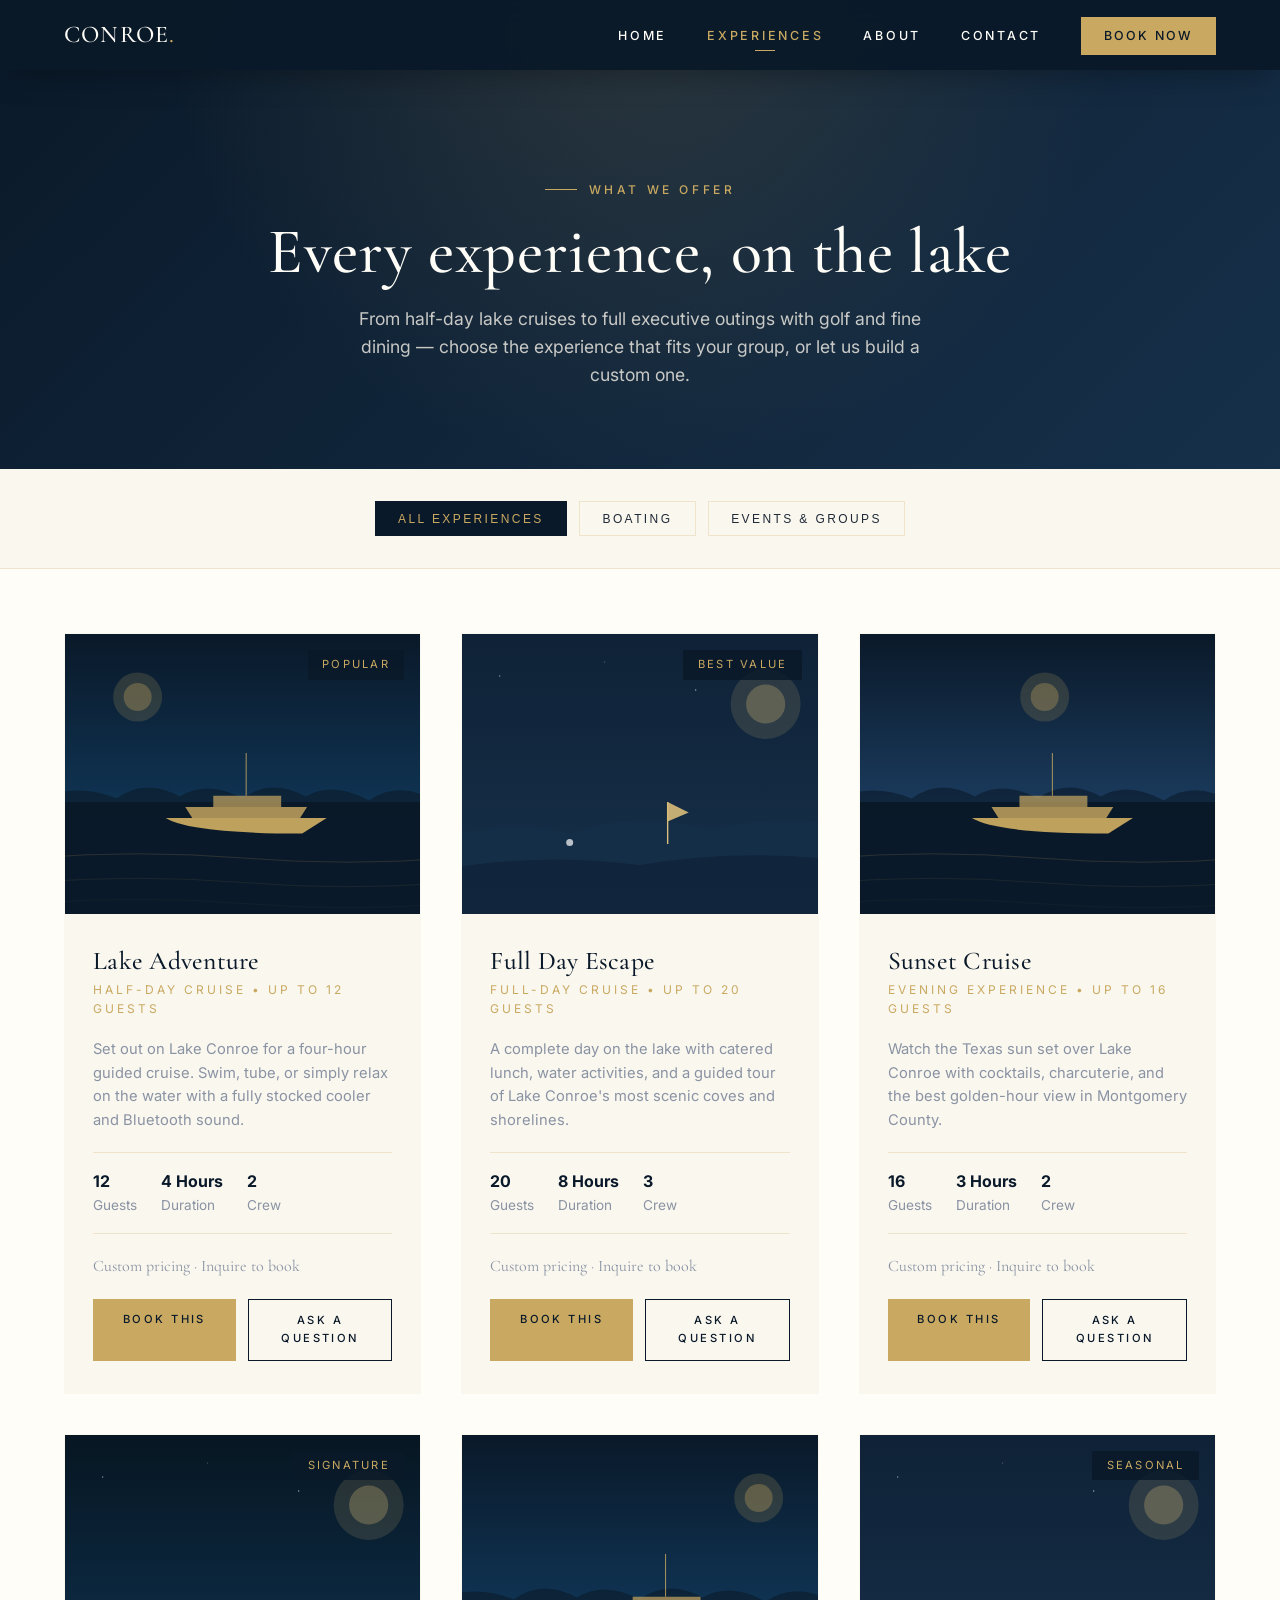
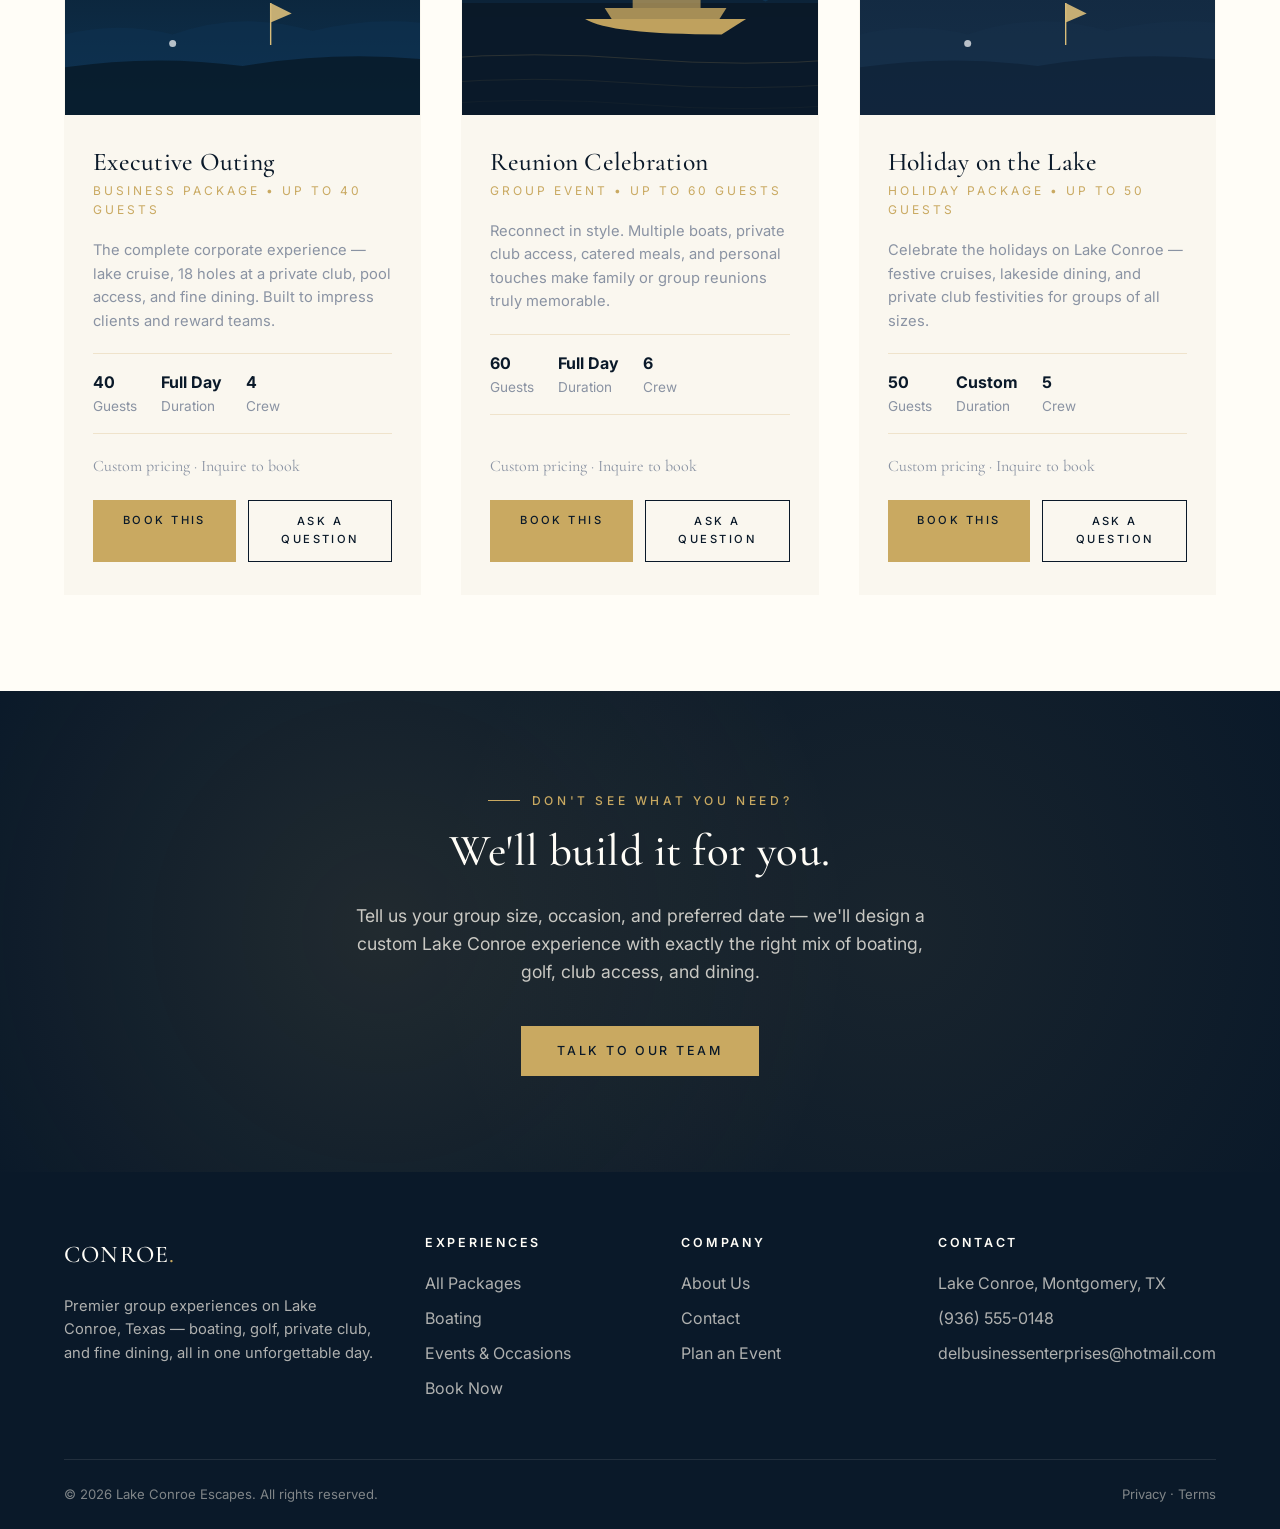
<file: fleet.html>
<!DOCTYPE html>
<html lang="en">
<head>
  <meta charset="UTF-8">
  <meta name="viewport" content="width=device-width, initial-scale=1.0">
  <title>Experiences — Lake Conroe Escapes</title>
  <meta name="description" content="Browse our Lake Conroe experience packages — private boating, business outings, family reunions, holiday celebrations, golf, fine dining, and private club access.">
  <link rel="preconnect" href="https://fonts.googleapis.com">
  <link rel="preconnect" href="https://fonts.gstatic.com" crossorigin>
  <link href="https://fonts.googleapis.com/css2?family=Cormorant+Garamond:ital,wght@0,400;0,500;0,600;1,400&family=Inter:wght@300;400;500;600&display=swap" rel="stylesheet">
  <link rel="stylesheet" href="styles.css">
</head>
<body>

  <nav class="nav solid">
    <div class="nav-inner">
      <a href="index.html" class="logo">CONROE<span class="gold">.</span></a>
      <button class="nav-toggle" aria-label="Menu">☰</button>
      <ul class="nav-links">
        <li><a href="index.html">Home</a></li>
        <li><a href="fleet.html" class="active">Experiences</a></li>
        <li><a href="about.html">About</a></li>
        <li><a href="contact.html">Contact</a></li>
        <li><a href="booking.html" class="nav-cta">Book Now</a></li>
      </ul>
    </div>
  </nav>

  <section class="page-hero">
    <div class="container">
      <span class="eyebrow">What We Offer</span>
      <h1>Every experience, on the lake</h1>
      <p>From half-day lake cruises to full executive outings with golf and fine dining — choose the experience that fits your group, or let us build a custom one.</p>
    </div>
  </section>

  <div class="fleet-filters">
    <div class="container">
      <div class="filter-row">
        <button class="filter-btn active" data-filter="all">All Experiences</button>
        <button class="filter-btn" data-filter="boating">Boating</button>
        <button class="filter-btn" data-filter="events">Events &amp; Groups</button>
      </div>
    </div>
  </div>

  <section class="fleet-preview" style="padding-top: 4rem;" id="boating">
    <div class="container">
      <div class="yacht-grid" id="fleet-grid"></div>
    </div>
  </section>

  <section class="experience">
    <div class="container">
      <span class="eyebrow">Don't see what you need?</span>
      <h2>We'll build it for you.</h2>
      <p>Tell us your group size, occasion, and preferred date — we'll design a custom Lake Conroe experience with exactly the right mix of boating, golf, club access, and dining.</p>
      <a href="contact.html" class="btn btn-primary">Talk to Our Team</a>
    </div>
  </section>

  <footer>
    <div class="container">
      <div class="footer-grid">
        <div>
          <div class="logo" style="margin-bottom: 1.25rem;">CONROE<span class="gold">.</span></div>
          <p>Premier group experiences on Lake Conroe, Texas — boating, golf, private club, and fine dining, all in one unforgettable day.</p>
        </div>
        <div>
          <h4>Experiences</h4>
          <ul>
            <li><a href="fleet.html">All Packages</a></li>
            <li><a href="fleet.html#boating">Boating</a></li>
            <li><a href="fleet.html#events">Events &amp; Occasions</a></li>
            <li><a href="booking.html">Book Now</a></li>
          </ul>
        </div>
        <div>
          <h4>Company</h4>
          <ul>
            <li><a href="about.html">About Us</a></li>
            <li><a href="contact.html">Contact</a></li>
            <li><a href="booking.html">Plan an Event</a></li>
          </ul>
        </div>
        <div>
          <h4>Contact</h4>
          <ul>
            <li>Lake Conroe, Montgomery, TX</li>
            <li>(936) 555-0148</li>
            <li>delbusinessenterprises@hotmail.com</li>
          </ul>
        </div>
      </div>
      <div class="footer-bottom">
        <div>© 2026 Lake Conroe Escapes. All rights reserved.</div>
        <div><a href="#">Privacy</a> · <a href="#">Terms</a></div>
      </div>
    </div>
  </footer>

  <script src="script.js"></script>
</body>
</html>
</file>
<file: styles.css>
/* =========================================================
   Lake Conroe Escapes — Premier Lake Experiences
   Shared styles
   ========================================================= */

:root {
  --navy-900: #0a1929;
  --navy-800: #0f2237;
  --navy-700: #16304a;
  --charcoal: #1f2a37;
  --gold: #c9a961;
  --gold-bright: #d9bd7a;
  --gold-dim: #8a7340;
  --cream: #f5f1e8;
  --cream-soft: #faf7ef;
  --ivory: #fffdf7;
  --muted: #8a93a3;
  --line: rgba(201, 169, 97, 0.25);
  --shadow-lg: 0 30px 80px -20px rgba(0, 0, 0, 0.55);
  --shadow-md: 0 12px 32px -10px rgba(0, 0, 0, 0.35);
  --radius: 4px;
  --container: 1200px;
  --serif: "Cormorant Garamond", "Playfair Display", Georgia, "Times New Roman", serif;
  --sans: "Inter", -apple-system, BlinkMacSystemFont, "Segoe UI", Roboto, sans-serif;
}

* { box-sizing: border-box; margin: 0; padding: 0; }

html { scroll-behavior: smooth; }

body {
  font-family: var(--sans);
  font-size: 16px;
  line-height: 1.6;
  color: var(--charcoal);
  background: var(--ivory);
  -webkit-font-smoothing: antialiased;
  -moz-osx-font-smoothing: grayscale;
}

h1, h2, h3, h4, h5 {
  font-family: var(--serif);
  font-weight: 500;
  letter-spacing: 0.01em;
  line-height: 1.15;
  color: var(--navy-900);
}

h1 { font-size: clamp(2.5rem, 5vw, 4.5rem); }
h2 { font-size: clamp(2rem, 3.5vw, 3rem); }
h3 { font-size: 1.5rem; }
h4 { font-size: 1.15rem; }

p { margin-bottom: 1rem; }

a { color: inherit; text-decoration: none; transition: color 0.2s ease; }

img { max-width: 100%; display: block; }

.container {
  max-width: var(--container);
  margin: 0 auto;
  padding: 0 1.5rem;
}

/* ---------- Eyebrow / accent text ---------- */
.eyebrow {
  font-family: var(--sans);
  font-size: 0.75rem;
  font-weight: 500;
  letter-spacing: 0.3em;
  text-transform: uppercase;
  color: var(--gold);
  margin-bottom: 1rem;
  display: inline-block;
}

.eyebrow::before {
  content: "";
  display: inline-block;
  width: 32px;
  height: 1px;
  background: var(--gold);
  vertical-align: middle;
  margin-right: 12px;
  margin-bottom: 3px;
}

/* ---------- Buttons ---------- */
.btn {
  display: inline-block;
  padding: 0.95rem 2.25rem;
  font-family: var(--sans);
  font-size: 0.78rem;
  font-weight: 500;
  letter-spacing: 0.22em;
  text-transform: uppercase;
  cursor: pointer;
  border: none;
  transition: all 0.3s ease;
  text-align: center;
}

.btn-primary {
  background: var(--gold);
  color: var(--navy-900);
}
.btn-primary:hover {
  background: var(--gold-bright);
  transform: translateY(-1px);
  box-shadow: 0 12px 24px -8px rgba(201, 169, 97, 0.5);
}

.btn-outline {
  background: transparent;
  color: var(--ivory);
  border: 1px solid var(--gold);
}
.btn-outline:hover { background: var(--gold); color: var(--navy-900); }

.btn-outline-dark {
  background: transparent;
  color: var(--navy-900);
  border: 1px solid var(--navy-900);
}
.btn-outline-dark:hover { background: var(--navy-900); color: var(--ivory); }

/* ---------- Navigation ---------- */
.nav {
  position: fixed;
  top: 0;
  left: 0;
  right: 0;
  z-index: 100;
  padding: 1.5rem 0;
  background: transparent;
  transition: all 0.3s ease;
}
.nav.scrolled,
.nav.solid {
  background: rgba(10, 25, 41, 0.96);
  backdrop-filter: blur(10px);
  padding: 1rem 0;
  box-shadow: var(--shadow-md);
}

.nav-inner {
  display: flex;
  align-items: center;
  justify-content: space-between;
  max-width: var(--container);
  margin: 0 auto;
  padding: 0 1.5rem;
}

.logo {
  font-family: var(--serif);
  font-size: 1.5rem;
  font-weight: 500;
  color: var(--ivory);
  letter-spacing: 0.05em;
}
.logo .gold { color: var(--gold); }

.nav-links {
  display: flex;
  gap: 2.5rem;
  list-style: none;
  align-items: center;
}

.nav-links a {
  font-size: 0.78rem;
  font-weight: 500;
  letter-spacing: 0.22em;
  text-transform: uppercase;
  color: var(--ivory);
  position: relative;
  padding: 0.5rem 0;
}
.nav-links a:hover,
.nav-links a.active { color: var(--gold); }
.nav-links a.active::after {
  content: "";
  position: absolute;
  bottom: 0;
  left: 50%;
  transform: translateX(-50%);
  width: 20px;
  height: 1px;
  background: var(--gold);
}

.nav-cta {
  background: var(--gold);
  color: var(--navy-900) !important;
  padding: 0.7rem 1.4rem !important;
  letter-spacing: 0.18em !important;
}
.nav-cta:hover { background: var(--gold-bright); }

.nav-toggle {
  display: none;
  background: none;
  border: none;
  color: var(--ivory);
  cursor: pointer;
  font-size: 1.5rem;
}

/* ---------- Hero ---------- */
.hero {
  position: relative;
  height: 100vh;
  min-height: 640px;
  display: flex;
  align-items: center;
  justify-content: center;
  color: var(--ivory);
  text-align: center;
  overflow: hidden;
}

.hero-bg {
  position: absolute;
  inset: 0;
  background: linear-gradient(135deg, #0a1929 0%, #16304a 50%, #1a3a5c 100%);
  z-index: 0;
}
.hero-bg::after {
  content: "";
  position: absolute;
  inset: 0;
  background:
    radial-gradient(circle at 20% 30%, rgba(201, 169, 97, 0.15), transparent 50%),
    radial-gradient(circle at 80% 70%, rgba(255, 255, 255, 0.08), transparent 50%);
}

/* Subtle ocean wave pattern */
.hero-bg svg { width: 100%; height: 100%; opacity: 0.4; }

.hero-content {
  position: relative;
  z-index: 2;
  max-width: 800px;
  padding: 0 1.5rem;
}

.hero h1 {
  color: var(--ivory);
  font-size: clamp(2.75rem, 6vw, 5.5rem);
  font-weight: 400;
  margin-bottom: 1.5rem;
}
.hero h1 .italic { font-style: italic; color: var(--gold); }

.hero p.subtitle {
  font-size: 1.15rem;
  color: rgba(245, 241, 232, 0.85);
  max-width: 600px;
  margin: 0 auto 2.5rem;
  font-weight: 300;
}

.hero-cta {
  display: flex;
  gap: 1rem;
  justify-content: center;
  flex-wrap: wrap;
}

.hero-scroll {
  position: absolute;
  bottom: 2rem;
  left: 50%;
  transform: translateX(-50%);
  color: var(--gold);
  font-size: 0.7rem;
  letter-spacing: 0.3em;
  text-transform: uppercase;
  z-index: 2;
}

/* ---------- Section base ---------- */
section { padding: 6rem 0; }

.section-head {
  text-align: center;
  max-width: 700px;
  margin: 0 auto 4rem;
}
.section-head p { color: var(--muted); font-size: 1.05rem; }

/* ---------- Value props ---------- */
.values {
  background: var(--cream-soft);
}
.values-grid {
  display: grid;
  grid-template-columns: repeat(auto-fit, minmax(240px, 1fr));
  gap: 3rem;
}
.value {
  text-align: center;
  padding: 1rem;
}
.value-icon {
  width: 56px;
  height: 56px;
  margin: 0 auto 1.5rem;
  color: var(--gold);
}
.value h3 {
  font-size: 1.25rem;
  margin-bottom: 0.75rem;
  letter-spacing: 0.05em;
}
.value p { color: var(--muted); font-size: 0.95rem; }

/* ---------- Featured Fleet ---------- */
.fleet-preview { background: var(--ivory); }

.yacht-grid {
  display: grid;
  grid-template-columns: repeat(auto-fit, minmax(320px, 1fr));
  gap: 2.5rem;
}

.yacht-card {
  background: var(--cream-soft);
  overflow: hidden;
  transition: all 0.4s ease;
  border: 1px solid transparent;
  display: flex;
  flex-direction: column;
}
.yacht-card:hover {
  transform: translateY(-6px);
  box-shadow: var(--shadow-lg);
  border-color: var(--line);
}

.yacht-img {
  height: 280px;
  position: relative;
  overflow: hidden;
  background: linear-gradient(135deg, var(--navy-700), var(--navy-900));
}
.yacht-img svg { width: 100%; height: 100%; }

.yacht-badge {
  position: absolute;
  top: 1rem;
  right: 1rem;
  background: rgba(10, 25, 41, 0.85);
  color: var(--gold);
  padding: 0.35rem 0.9rem;
  font-size: 0.7rem;
  letter-spacing: 0.2em;
  text-transform: uppercase;
}

.yacht-info {
  padding: 2rem 1.75rem;
  flex: 1;
  display: flex;
  flex-direction: column;
}
.yacht-info h3 { font-size: 1.6rem; margin-bottom: 0.25rem; }
.yacht-info .yacht-type {
  font-size: 0.75rem;
  letter-spacing: 0.25em;
  text-transform: uppercase;
  color: var(--gold);
  margin-bottom: 1.25rem;
}
.yacht-specs {
  display: flex;
  gap: 1.5rem;
  margin: 1.25rem 0;
  padding: 1rem 0;
  border-top: 1px solid var(--line);
  border-bottom: 1px solid var(--line);
  font-size: 0.85rem;
  color: var(--muted);
}
.yacht-specs span strong { color: var(--navy-900); display: block; font-size: 1rem; }
.yacht-price {
  font-family: var(--serif);
  font-size: 1.4rem;
  color: var(--navy-900);
  margin-top: auto;
}
.yacht-price .per { font-size: 0.85rem; color: var(--muted); font-family: var(--sans); }
.yacht-cta {
  margin-top: 1.25rem;
  display: flex;
  gap: 0.75rem;
}
.yacht-cta .btn { flex: 1; padding: 0.75rem 1rem; font-size: 0.7rem; }

/* ---------- Experience / CTA strip ---------- */
.experience {
  background: var(--navy-900);
  color: var(--ivory);
  text-align: center;
  position: relative;
  overflow: hidden;
}
.experience::before {
  content: "";
  position: absolute;
  inset: 0;
  background:
    radial-gradient(circle at 30% 50%, rgba(201, 169, 97, 0.12), transparent 50%),
    radial-gradient(circle at 70% 50%, rgba(201, 169, 97, 0.08), transparent 50%);
}
.experience .container { position: relative; z-index: 1; }
.experience h2 { color: var(--ivory); margin-bottom: 1.5rem; }
.experience p {
  color: rgba(245, 241, 232, 0.8);
  max-width: 600px;
  margin: 0 auto 2.5rem;
  font-size: 1.1rem;
}

/* ---------- Testimonials ---------- */
.testimonials { background: var(--cream-soft); }
.testimonial-grid {
  display: grid;
  grid-template-columns: repeat(auto-fit, minmax(300px, 1fr));
  gap: 2.5rem;
}
.testimonial {
  padding: 2.5rem;
  background: var(--ivory);
  position: relative;
  border-top: 2px solid var(--gold);
}
.testimonial-quote {
  font-family: var(--serif);
  font-size: 4rem;
  color: var(--gold);
  line-height: 1;
  margin-bottom: 0.5rem;
}
.testimonial-text {
  font-family: var(--serif);
  font-size: 1.15rem;
  font-style: italic;
  color: var(--charcoal);
  margin-bottom: 1.5rem;
  line-height: 1.5;
}
.testimonial-author { font-weight: 500; color: var(--navy-900); }
.testimonial-source { font-size: 0.85rem; color: var(--muted); letter-spacing: 0.1em; text-transform: uppercase; }

/* ---------- Footer ---------- */
footer {
  background: var(--navy-900);
  color: rgba(245, 241, 232, 0.7);
  padding: 4rem 0 1.5rem;
}
.footer-grid {
  display: grid;
  grid-template-columns: 1.5fr 1fr 1fr 1fr;
  gap: 3rem;
  margin-bottom: 3rem;
}
footer h4 {
  color: var(--ivory);
  font-family: var(--sans);
  font-size: 0.78rem;
  font-weight: 600;
  letter-spacing: 0.22em;
  text-transform: uppercase;
  margin-bottom: 1.25rem;
}
footer ul { list-style: none; }
footer li { margin-bottom: 0.6rem; }
footer a:hover { color: var(--gold); }
footer p { font-size: 0.92rem; }

.footer-bottom {
  border-top: 1px solid rgba(245, 241, 232, 0.1);
  padding-top: 1.5rem;
  display: flex;
  justify-content: space-between;
  align-items: center;
  font-size: 0.82rem;
  color: rgba(245, 241, 232, 0.5);
  flex-wrap: wrap;
  gap: 1rem;
}

/* ---------- Page hero (interior pages) ---------- */
.page-hero {
  background: linear-gradient(135deg, var(--navy-900) 0%, var(--navy-700) 100%);
  color: var(--ivory);
  padding: 11rem 0 5rem;
  text-align: center;
  position: relative;
  overflow: hidden;
}
.page-hero::before {
  content: "";
  position: absolute;
  inset: 0;
  background: radial-gradient(circle at 50% 0%, rgba(201, 169, 97, 0.15), transparent 60%);
}
.page-hero .container { position: relative; z-index: 1; }
.page-hero h1 { color: var(--ivory); margin-bottom: 1rem; }
.page-hero p { color: rgba(245, 241, 232, 0.8); max-width: 600px; margin: 0 auto; font-size: 1.1rem; }

/* ---------- Fleet page ---------- */
.fleet-filters {
  background: var(--cream-soft);
  padding: 2rem 0;
  border-bottom: 1px solid var(--line);
}
.filter-row {
  display: flex;
  justify-content: center;
  gap: 0.75rem;
  flex-wrap: wrap;
}
.filter-btn {
  padding: 0.6rem 1.4rem;
  background: transparent;
  border: 1px solid var(--line);
  color: var(--charcoal);
  font-size: 0.75rem;
  letter-spacing: 0.2em;
  text-transform: uppercase;
  cursor: pointer;
  transition: all 0.2s ease;
}
.filter-btn:hover { border-color: var(--gold); color: var(--gold); }
.filter-btn.active {
  background: var(--navy-900);
  color: var(--gold);
  border-color: var(--navy-900);
}

/* ---------- Booking form ---------- */
.booking-section { background: var(--ivory); }

.booking-grid {
  display: grid;
  grid-template-columns: 1fr 1fr;
  gap: 4rem;
  align-items: start;
}

.booking-form {
  background: var(--cream-soft);
  padding: 3rem;
  border-top: 3px solid var(--gold);
}

.form-group { margin-bottom: 1.5rem; }
.form-row {
  display: grid;
  grid-template-columns: 1fr 1fr;
  gap: 1rem;
}
.form-group label {
  display: block;
  font-size: 0.72rem;
  font-weight: 500;
  letter-spacing: 0.22em;
  text-transform: uppercase;
  color: var(--navy-900);
  margin-bottom: 0.5rem;
}
.form-group input,
.form-group select,
.form-group textarea {
  width: 100%;
  padding: 0.85rem 1rem;
  border: 1px solid var(--line);
  background: var(--ivory);
  font-family: var(--sans);
  font-size: 0.95rem;
  color: var(--charcoal);
  transition: border-color 0.2s ease;
}
.form-group input:focus,
.form-group select:focus,
.form-group textarea:focus {
  outline: none;
  border-color: var(--gold);
}
.form-group textarea { resize: vertical; min-height: 100px; }

.booking-summary {
  position: sticky;
  top: 100px;
  padding: 2.5rem;
  border: 1px solid var(--line);
}
.booking-summary h3 {
  font-size: 1.4rem;
  margin-bottom: 0.5rem;
}
.booking-summary .summary-eyebrow {
  font-size: 0.7rem;
  letter-spacing: 0.25em;
  text-transform: uppercase;
  color: var(--gold);
  margin-bottom: 1.5rem;
  display: block;
}
.summary-row {
  display: flex;
  justify-content: space-between;
  padding: 1rem 0;
  border-bottom: 1px solid var(--line);
  font-size: 0.95rem;
}
.summary-row .label { color: var(--muted); }
.summary-row .value { color: var(--navy-900); font-weight: 500; }
.summary-row.total {
  font-size: 1.2rem;
  font-family: var(--serif);
  border-bottom: none;
  padding-top: 1.5rem;
  margin-top: 0.5rem;
  border-top: 2px solid var(--navy-900);
}
.summary-row.total .value { color: var(--gold); font-size: 1.5rem; }

.booking-submit {
  width: 100%;
  margin-top: 2rem;
  padding: 1.15rem;
  font-size: 0.85rem;
}

.confirmation {
  display: none;
  text-align: center;
  padding: 3rem;
  background: var(--cream-soft);
  border-top: 3px solid var(--gold);
}
.confirmation.show { display: block; }
.confirmation .check {
  width: 64px;
  height: 64px;
  margin: 0 auto 1.5rem;
  background: var(--gold);
  border-radius: 50%;
  display: flex;
  align-items: center;
  justify-content: center;
  color: var(--navy-900);
  font-size: 2rem;
}
.confirmation h2 { margin-bottom: 1rem; }
.confirmation .ref {
  display: inline-block;
  font-family: var(--serif);
  font-size: 1.4rem;
  color: var(--gold);
  margin: 1rem 0;
  padding: 0.5rem 1.5rem;
  border: 1px solid var(--gold);
}

/* ---------- About page ---------- */
.about-intro { background: var(--ivory); }
.about-grid {
  display: grid;
  grid-template-columns: 1fr 1fr;
  gap: 5rem;
  align-items: center;
}
.about-grid img,
.about-image {
  width: 100%;
  height: 500px;
  background: linear-gradient(135deg, var(--navy-700), var(--navy-900));
  position: relative;
}
.about-grid p { color: var(--muted); font-size: 1.05rem; margin-bottom: 1.25rem; }

.crew { background: var(--cream-soft); }
.crew-grid {
  display: grid;
  grid-template-columns: repeat(auto-fit, minmax(240px, 1fr));
  gap: 2.5rem;
}
.crew-member { text-align: center; }
.crew-photo {
  width: 100%;
  aspect-ratio: 1;
  background: linear-gradient(135deg, var(--navy-700), var(--navy-800));
  margin-bottom: 1.25rem;
  display: flex;
  align-items: center;
  justify-content: center;
  color: var(--gold);
  font-family: var(--serif);
  font-size: 4rem;
  font-style: italic;
}
.crew-member h3 { font-size: 1.3rem; margin-bottom: 0.25rem; }
.crew-member .role {
  font-size: 0.75rem;
  letter-spacing: 0.22em;
  text-transform: uppercase;
  color: var(--gold);
  margin-bottom: 0.75rem;
}
.crew-member p { font-size: 0.95rem; color: var(--muted); }

/* ---------- Contact page ---------- */
.contact-grid {
  display: grid;
  grid-template-columns: 1fr 1.2fr;
  gap: 4rem;
}
.contact-info h3 { margin-bottom: 1rem; font-size: 1.4rem; }
.contact-info p { color: var(--muted); margin-bottom: 2rem; }

.contact-detail {
  display: flex;
  gap: 1.25rem;
  margin-bottom: 1.75rem;
  padding-bottom: 1.75rem;
  border-bottom: 1px solid var(--line);
}
.contact-icon {
  width: 40px;
  height: 40px;
  color: var(--gold);
  flex-shrink: 0;
}
.contact-detail h4 {
  font-family: var(--sans);
  font-size: 0.72rem;
  letter-spacing: 0.25em;
  text-transform: uppercase;
  color: var(--navy-900);
  margin-bottom: 0.5rem;
  font-weight: 500;
}
.contact-detail p { margin-bottom: 0; color: var(--charcoal); }

/* ---------- Animations ---------- */
@keyframes fadeUp {
  from { opacity: 0; transform: translateY(20px); }
  to { opacity: 1; transform: translateY(0); }
}

.reveal {
  opacity: 0;
  transform: translateY(20px);
  transition: opacity 0.8s ease, transform 0.8s ease;
}
.reveal.in {
  opacity: 1;
  transform: translateY(0);
}

/* ---------- Responsive ---------- */
@media (max-width: 900px) {
  .nav-toggle { display: block; }
  .nav-links {
    position: fixed;
    top: 0;
    right: -100%;
    width: 80%;
    max-width: 320px;
    height: 100vh;
    background: var(--navy-900);
    flex-direction: column;
    align-items: flex-start;
    justify-content: center;
    padding: 2rem;
    transition: right 0.3s ease;
    gap: 1.75rem;
  }
  .nav-links.open { right: 0; }
  .booking-grid,
  .about-grid,
  .contact-grid,
  .footer-grid { grid-template-columns: 1fr; gap: 2.5rem; }
  .booking-summary { position: static; }
  .footer-bottom { flex-direction: column; text-align: center; }
  section { padding: 4rem 0; }
  .about-image { height: 320px; }
  .booking-form { padding: 2rem 1.5rem; }
  .form-row { grid-template-columns: 1fr; }
}
</file>
